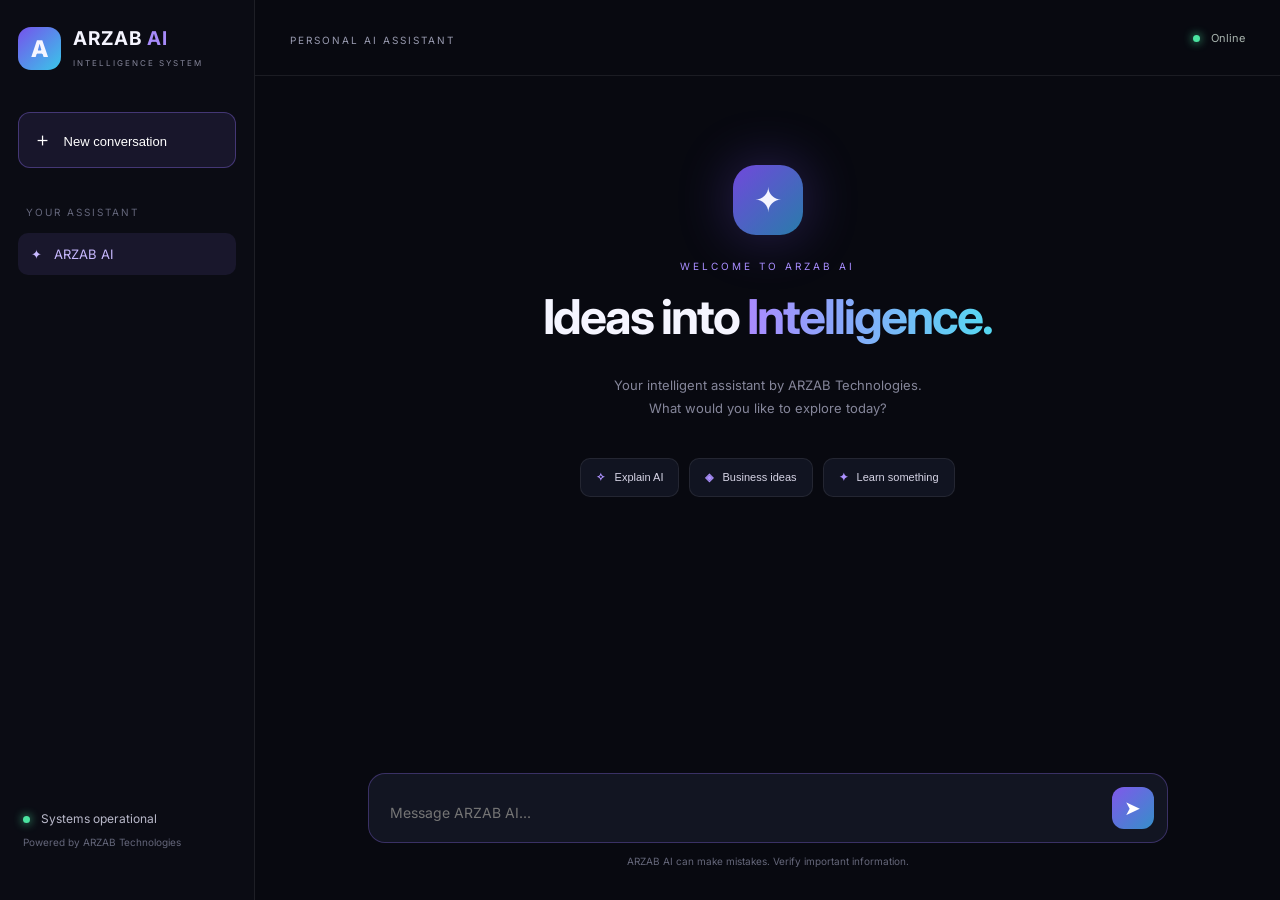
<file: templates/index.html>
<!DOCTYPE html>
<html lang="en">
<head>
    <meta charset="UTF-8">
    <meta name="viewport" content="width=device-width, initial-scale=1.0">
    <title>ARZAB AI | Ideas Into Innovation</title>
    <link rel="stylesheet" href="/static/style.css">
</head>
<body>

<div class="app">

    <aside class="sidebar">
        <div class="brand">
            <div class="brand-icon">A</div>
            <div>
                <h2>ARZAB<span> AI</span></h2>
                <small>INTELLIGENCE SYSTEM</small>
            </div>
        </div>

        <button class="new-chat" id="newChat">
            <span>＋</span> New conversation
        </button>

        <div class="side-label">YOUR ASSISTANT</div>
        <div class="side-item active">✦ &nbsp; ARZAB AI</div>

        <div class="sidebar-bottom">
            <div class="status-dot"></div>
            Systems operational
            <p>Powered by ARZAB Technologies</p>
        </div>
    </aside>

    <main class="main">
        <header class="topbar">
            <div>
                <span class="mobile-brand">ARZAB AI</span>
                <span class="top-label">PERSONAL AI ASSISTANT</span>
            </div>
            <div class="online"><span></span> Online</div>
        </header>

        <section class="chat-area" id="chatArea">

            <div class="welcome" id="welcome">
                <div class="orb">✦</div>
                <div class="eyebrow">WELCOME TO ARZAB AI</div>
                <h1>Ideas into <span>Intelligence.</span></h1>
                <p>Your intelligent assistant by ARZAB Technologies.<br>
                What would you like to explore today?</p>

                <div class="suggestions">
                    <button data-prompt="Explain artificial intelligence in simple words.">
                        <b>✧</b> Explain AI
                    </button>
                    <button data-prompt="Give me some creative business ideas.">
                        <b>◈</b> Business ideas
                    </button>
                    <button data-prompt="Help me learn something new today.">
                        <b>✦</b> Learn something
                    </button>
                </div>
            </div>

            <div id="messages" class="messages"></div>

        </section>

        <footer class="composer-area">
            <div class="composer">
                <textarea id="messageInput"
                    placeholder="Message ARZAB AI..."
                    rows="1"></textarea>
                <button id="sendButton" aria-label="Send message">➤</button>
            </div>
            <p class="disclaimer">
                ARZAB AI can make mistakes. Verify important information.
            </p>
        </footer>
    </main>

</div>

<script src="/static/script.js"></script>
</body>
</html>
</file>
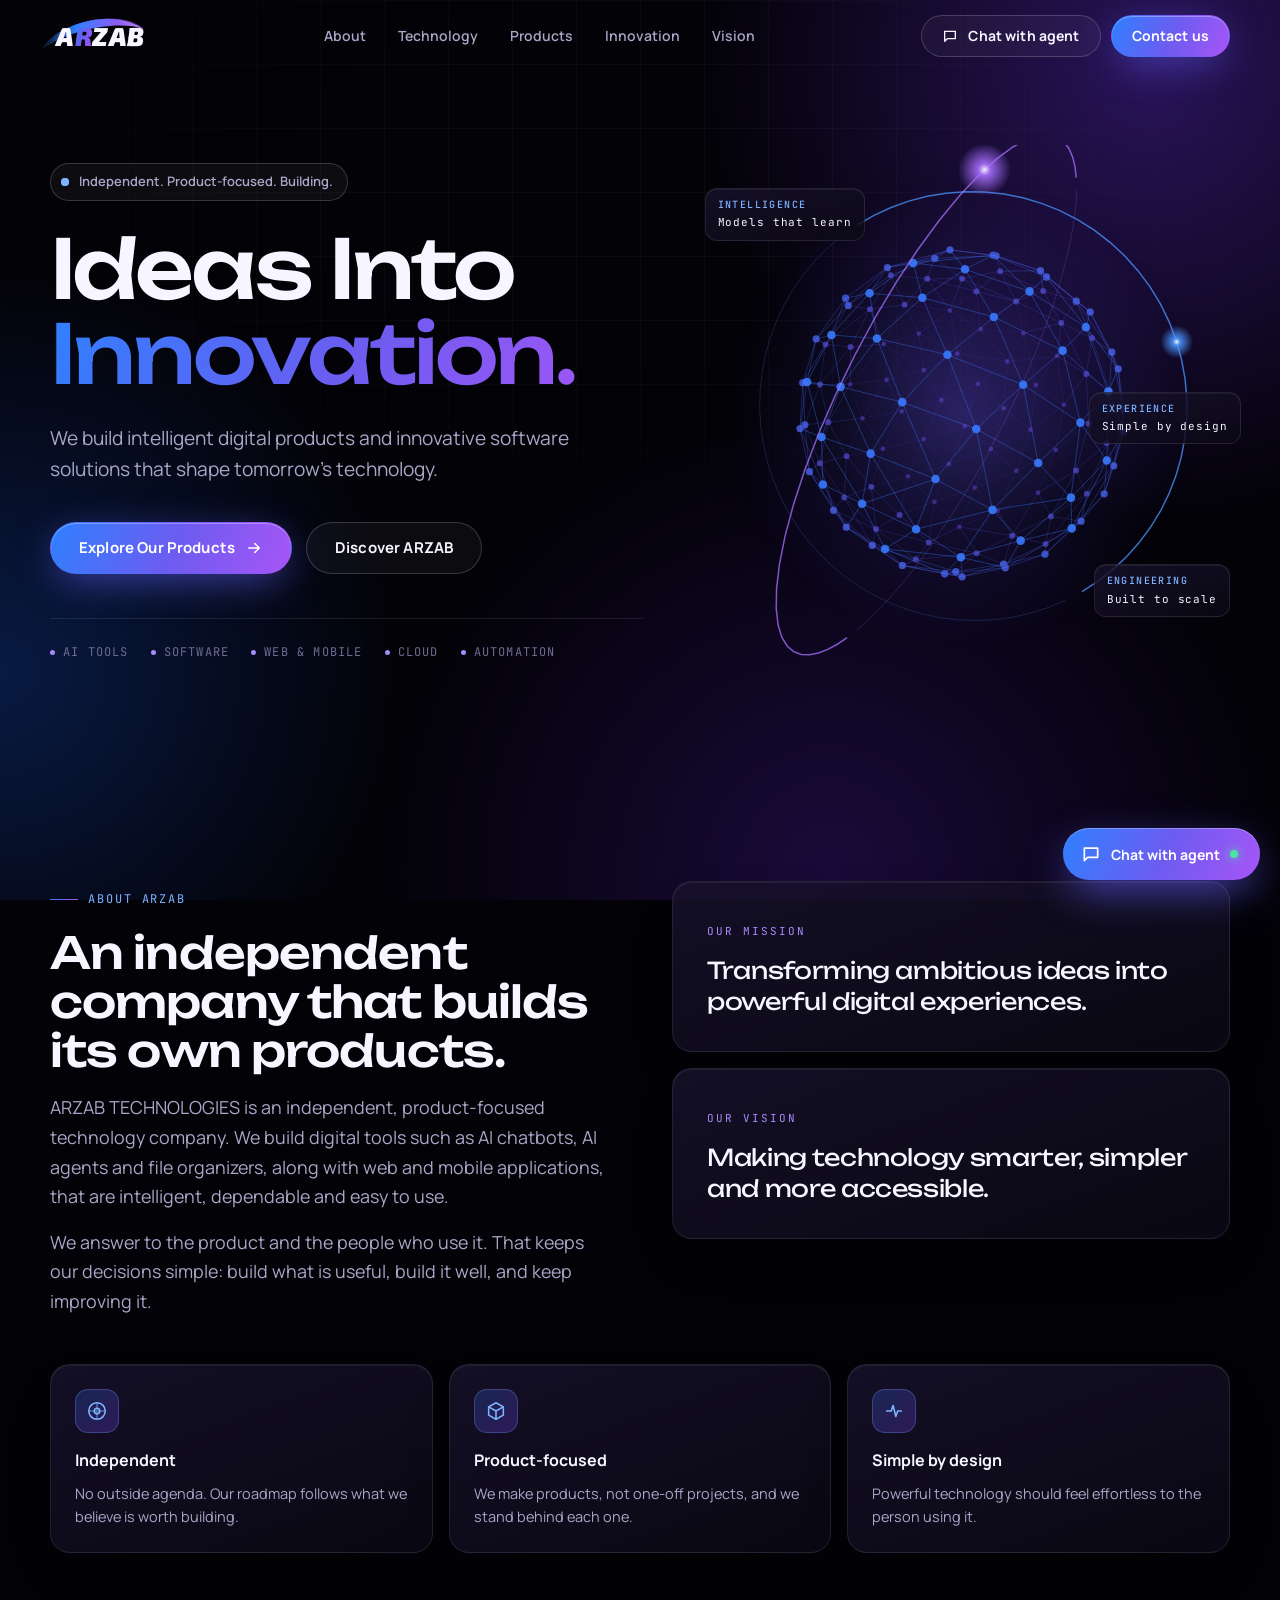
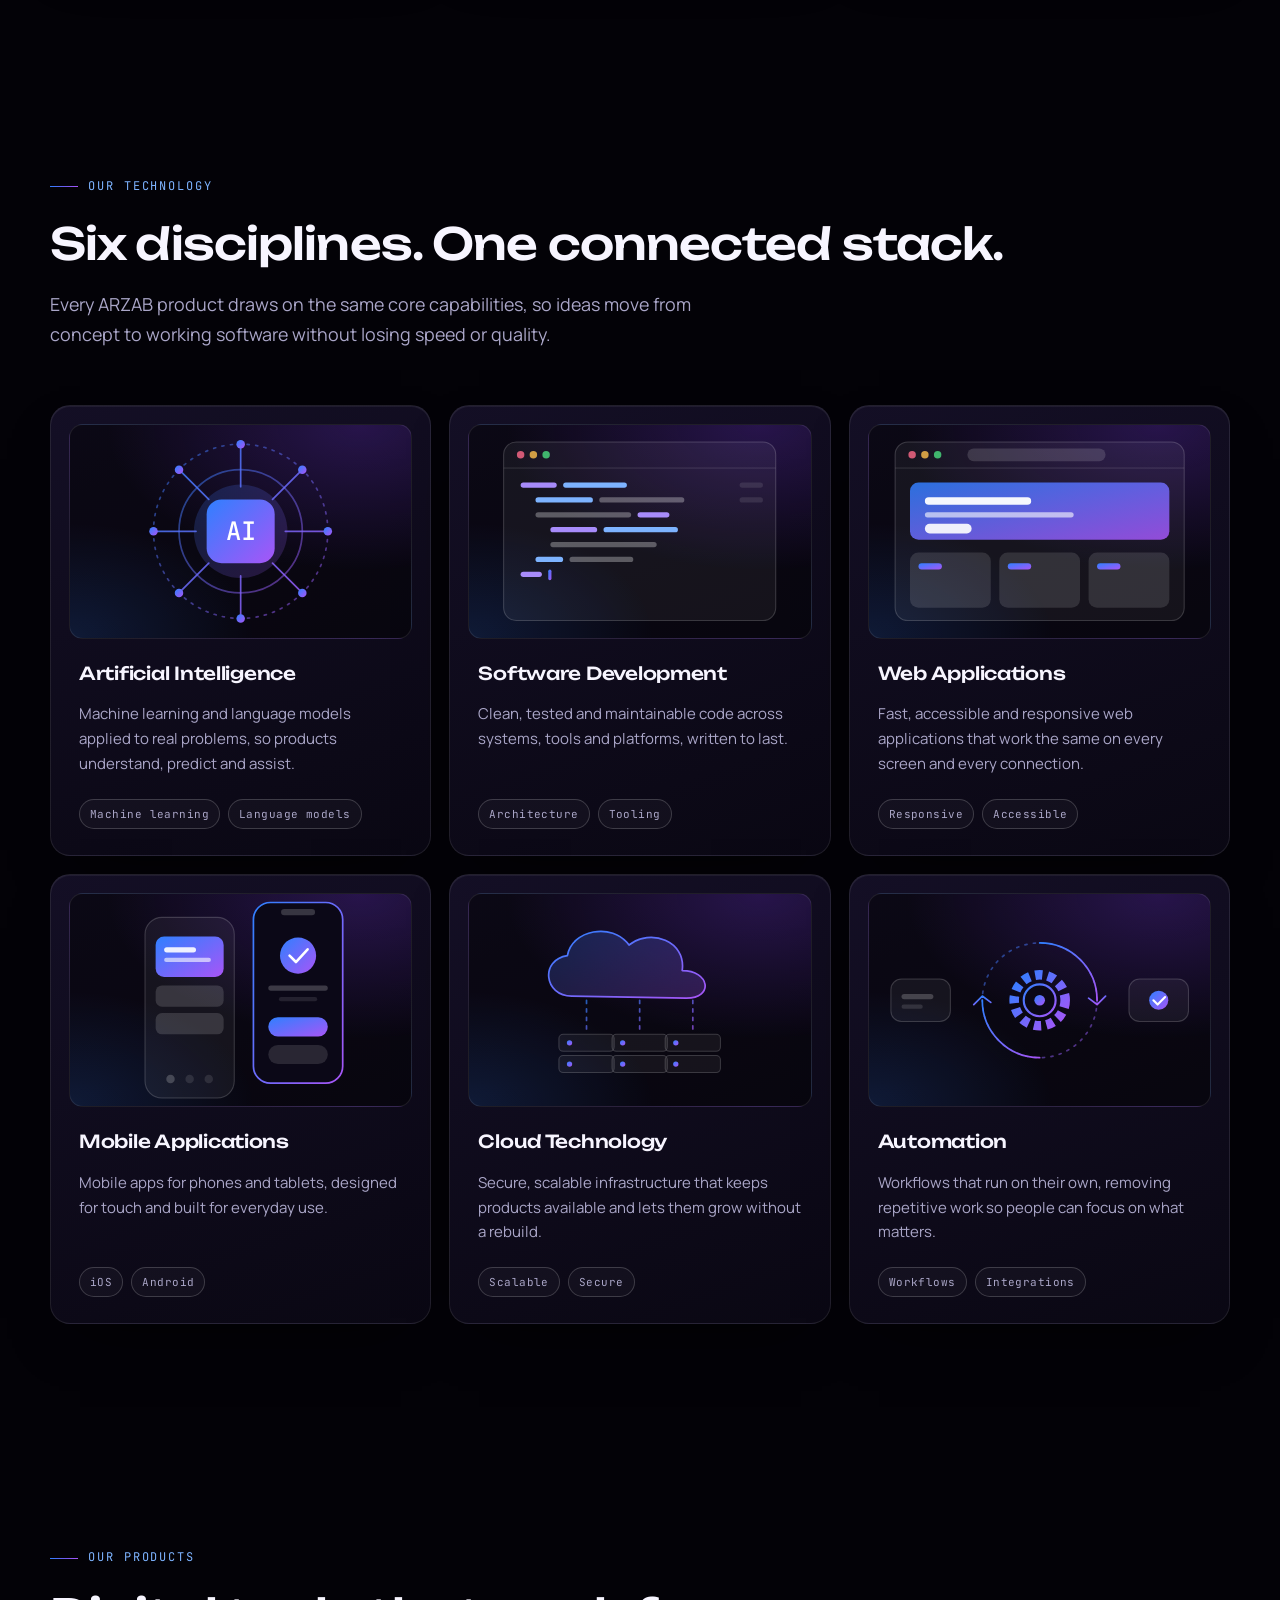
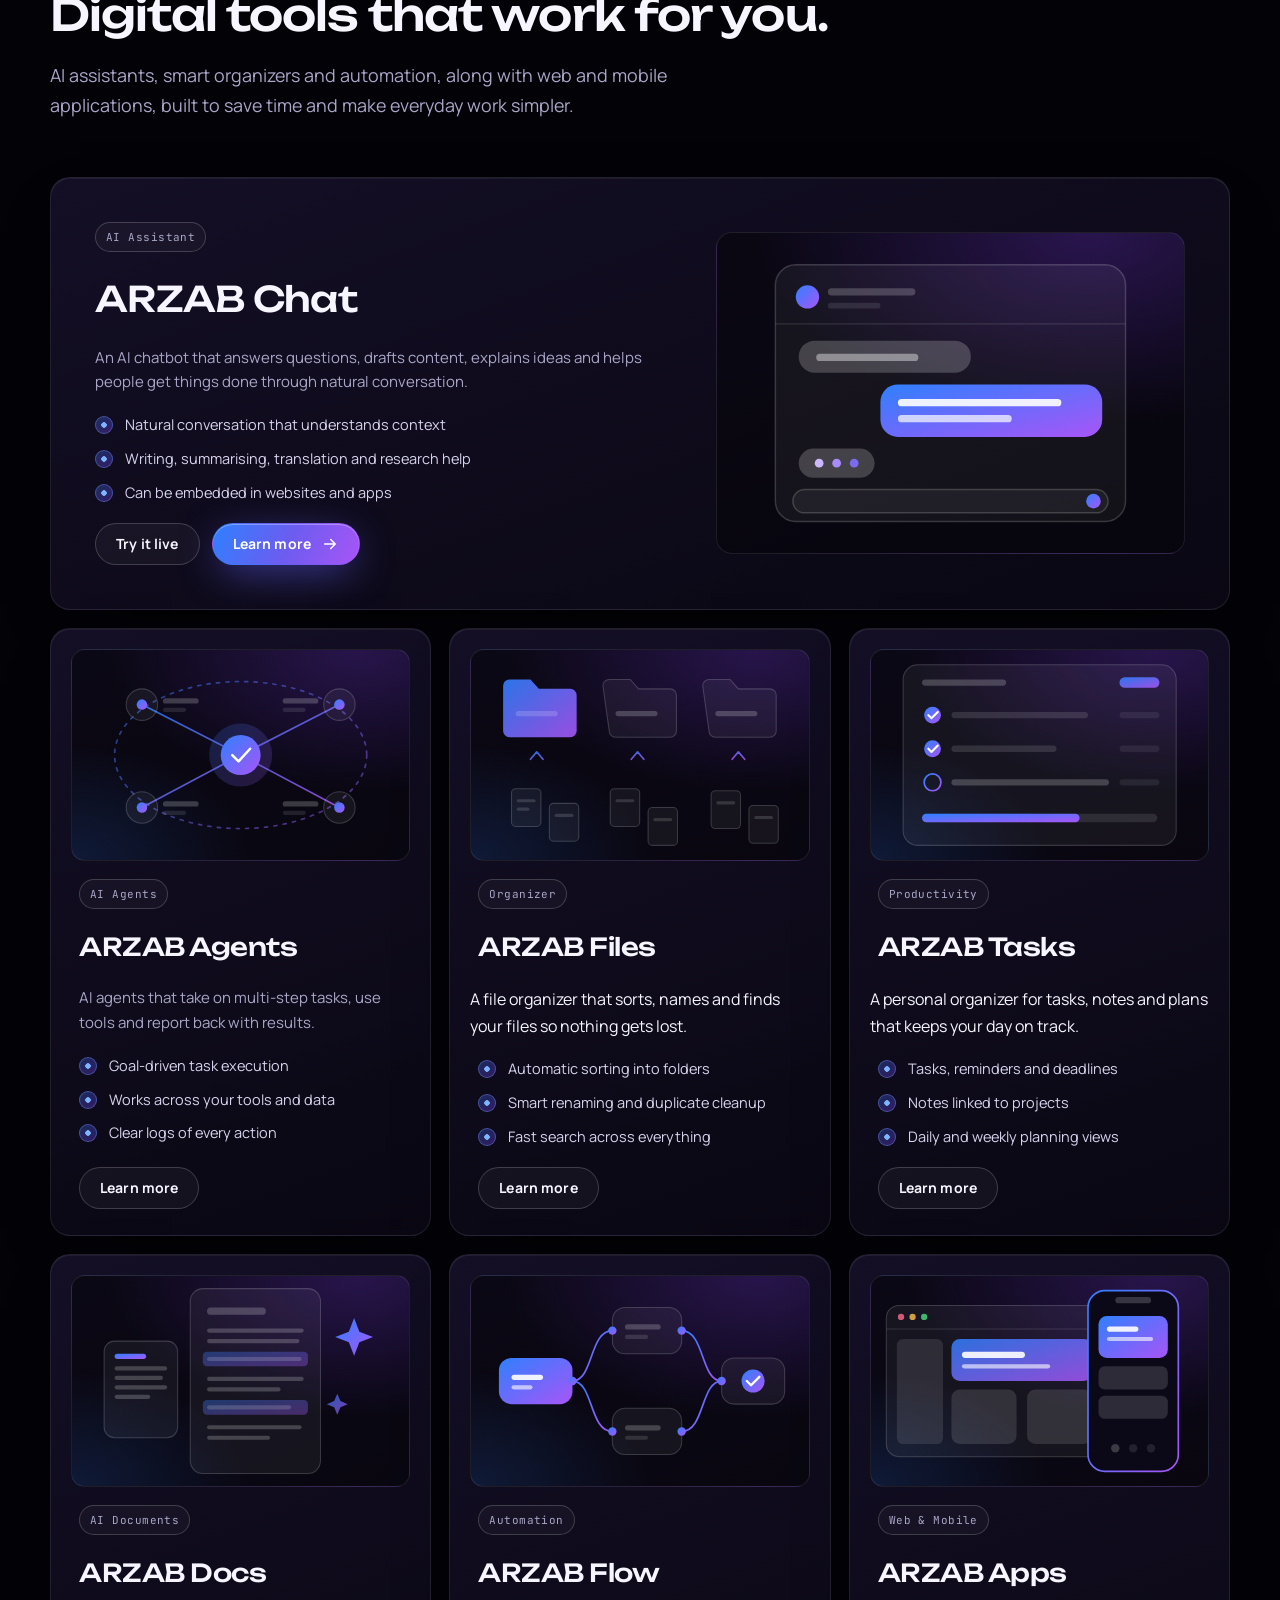
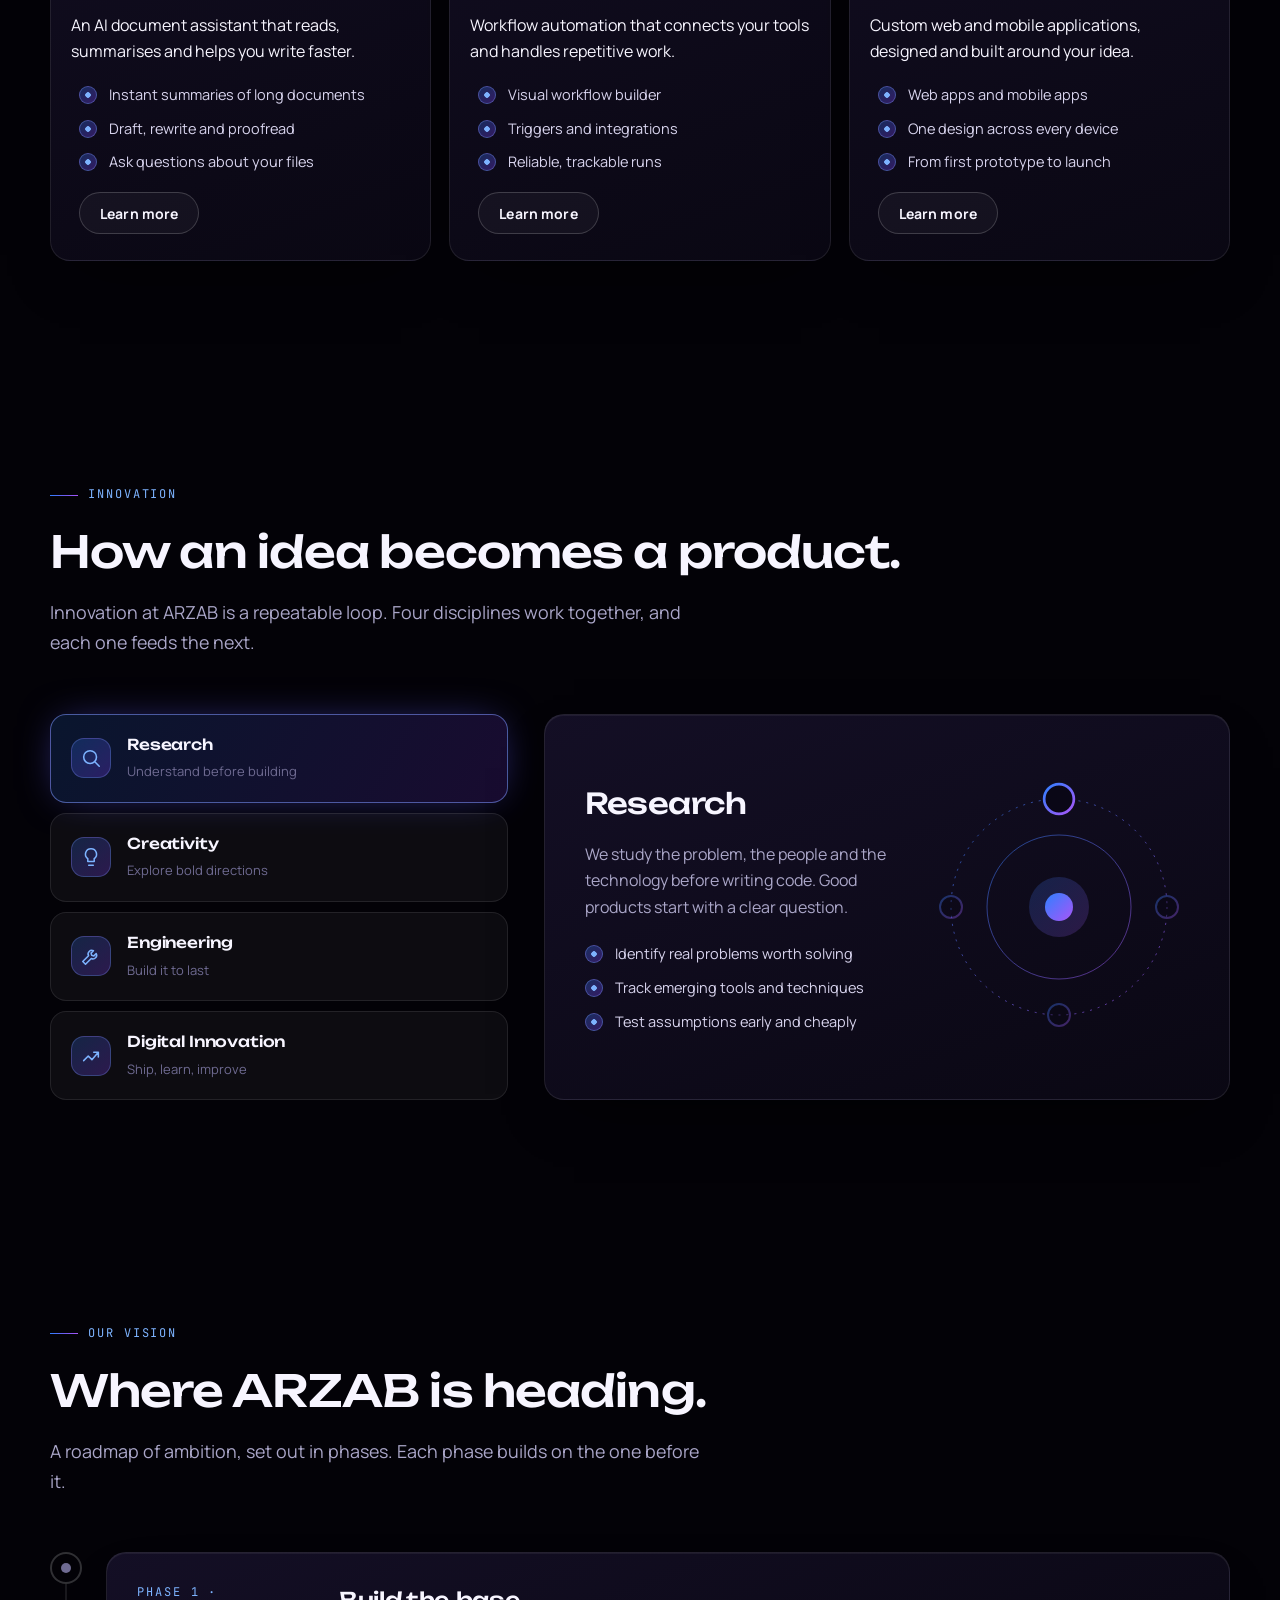
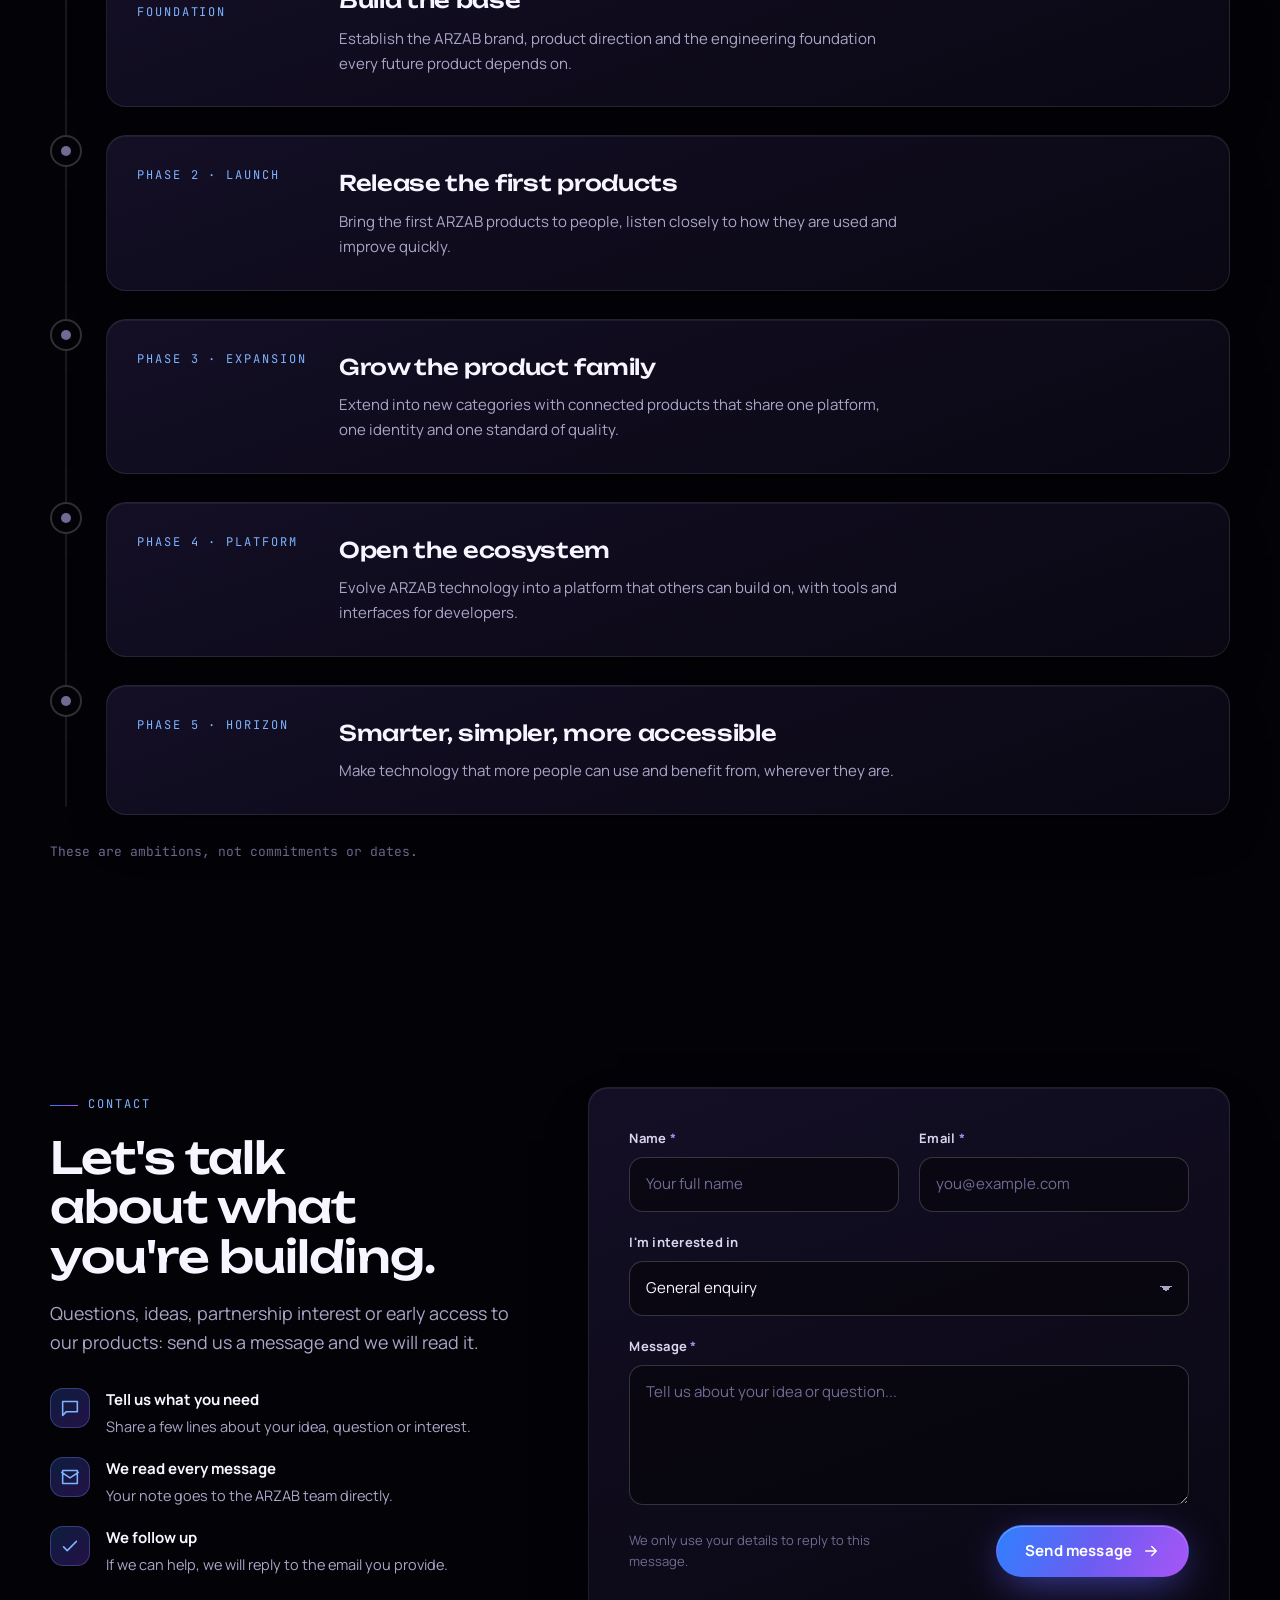
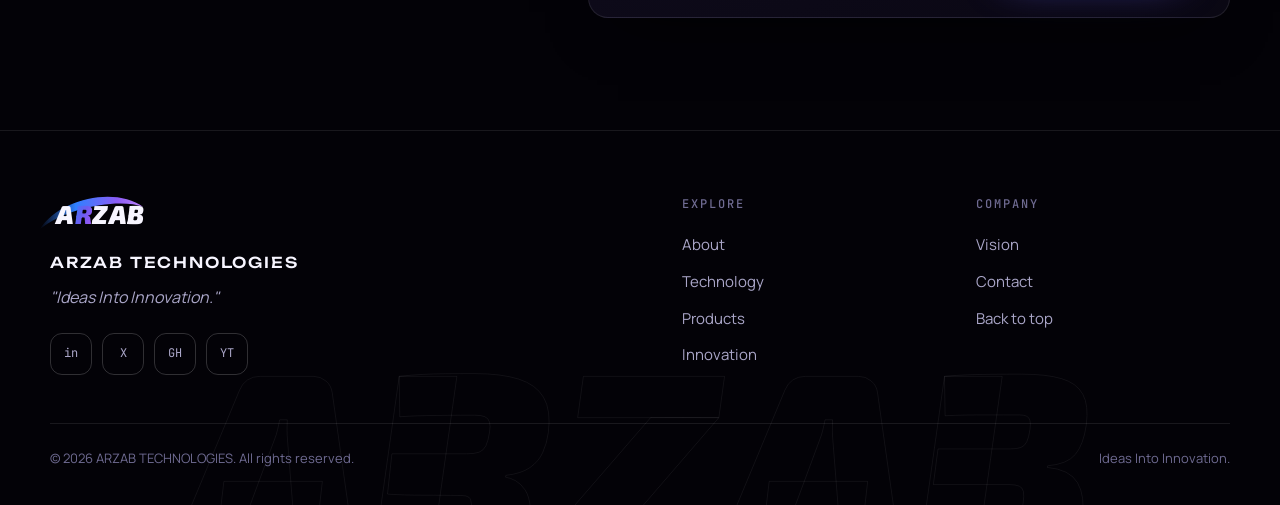
<file: templates/home.html>
<!doctype html><html><head><meta charset=utf8><meta name=viewport content="width=device-width,initial-scale=1,viewport-fit=cover"><style>:root{color-scheme:light;box-sizing:border-box;padding-top:env(safe-area-inset-top,0px);padding-bottom:env(safe-area-inset-bottom,0px)}html{scroll-padding-top:env(safe-area-inset-top,0px)}body{margin:0;padding:0;font:14px -apple-system,BlinkMacSystemFont,sans-serif;background:#fff;color:#000}img{max-width:100%}[hidden]:not([hidden=until-found i]){display:none!important}</style></head><body>
<title>ARZAB TECHNOLOGIES</title>
<meta name="claude:viewport-fit-sides" content="cover">
<meta name="description" content="ARZAB TECHNOLOGIES is an independent, product-focused technology company building intelligent digital products and innovative software. Ideas Into Innovation.">
<meta name="theme-color" content="#030207">
<meta property="og:title" content="ARZAB TECHNOLOGIES - Ideas Into Innovation.">
<meta property="og:description" content="Intelligent digital products and innovative software solutions that shape tomorrow's technology.">
<meta property="og:type" content="website">
<link rel="preconnect" href="https://fonts.googleapis.com">
<link rel="preconnect" href="https://fonts.gstatic.com" crossorigin>
<link rel="stylesheet" href="https://fonts.googleapis.com/css2?family=Exo+2:ital,wght@1,700;1,800;1,900&family=Manrope:wght@400;500;600;700&family=Unbounded:wght@400;500;600&family=JetBrains+Mono:wght@400;500&display=swap">
<script type="application/ld+json">{"@context":"https://schema.org","@type":"Organization","name":"ARZAB TECHNOLOGIES","slogan":"Ideas Into Innovation.","description":"Independent, product-focused technology company building intelligent digital products and software."}</script>

<style>
/* Layout concept: dark-first single-column flow with asymmetric two-column sections,
   a live orbital canvas in the hero, glass surfaces with cursor-lit edges, and one
   blue-to-violet gradient used only for emphasis. */
:root {
  --black: #030207;
  --ink: #09060f;
  --violet-deep: #1b0a45;
  --violet: #7c3aed;
  --violet-soft: #a78bfa;
  --blue: #2f80ff;
  --blue-soft: #7db3ff;
  --white: #f7f5ff;
  --muted: #aaa6c8;
  --faint: #6f6b92;
  --line: rgba(255,255,255,.09);
  --line-strong: rgba(255,255,255,.18);
  --glass: rgba(255,255,255,.045);
  --glass-2: rgba(255,255,255,.075);
  --grad: linear-gradient(115deg, #2f80ff 0%, #6d5cf0 52%, #a855f7 100%);
  --font-display: "Unbounded", "Segoe UI", system-ui, sans-serif;
  --font-brand: "Exo 2", "Segoe UI", system-ui, sans-serif;
  --font-body: "Manrope", "Segoe UI", system-ui, -apple-system, sans-serif;
  --font-mono: "JetBrains Mono", ui-monospace, "SFMono-Regular", Menlo, monospace;
  --gutter-l: max(20px, env(safe-area-inset-left, 0px));
  --gutter-r: max(20px, env(safe-area-inset-right, 0px));
  --maxw: 1180px;
  --radius: 20px;
  color-scheme: dark;
}
*, *::before, *::after { box-sizing: border-box; }
html { scroll-behavior: smooth; -webkit-text-size-adjust: 100%; }
body {
  margin: 0;
  background: var(--black);
  color: var(--white);
  font-family: var(--font-body);
  font-size: 16px;
  line-height: 1.65;
  overflow-x: hidden;
  -webkit-font-smoothing: antialiased;
}
body.menu-open { overflow: hidden; }
body::before { content: ""; position: fixed; inset: 0 0 auto; height: env(safe-area-inset-top, 0px); z-index: 60; background: var(--black); }
img, svg, canvas { max-width: 100%; }
a { color: inherit; text-decoration: none; }
button { font: inherit; color: inherit; }
h1, h2, h3, h4, p { margin: 0; }
h1, h2, h3 { text-wrap: balance; }
:focus-visible { outline: 2px solid var(--blue-soft); outline-offset: 3px; border-radius: 6px; }
.sr-only { position: absolute; width: 1px; height: 1px; overflow: hidden; clip: rect(0 0 0 0); white-space: nowrap; }
.skip { position: absolute; left: 12px; top: -60px; z-index: 100; background: var(--white); color: var(--black); padding: 10px 16px; border-radius: 10px; font-weight: 700; }
.skip:focus { top: calc(env(safe-area-inset-top, 0px) + 10px); }

/* ---------- ambient background ---------- */
.bg { position: fixed; inset: 0; z-index: -1; overflow: hidden; background: var(--black); }
.bg::before {
  content: ""; position: absolute; inset: 0;
  background-image:
    linear-gradient(rgba(255,255,255,.035) 1px, transparent 1px),
    linear-gradient(90deg, rgba(255,255,255,.035) 1px, transparent 1px);
  background-size: 64px 64px;
  mask-image: radial-gradient(ellipse 80% 60% at 50% 20%, #000 20%, transparent 75%);
  -webkit-mask-image: radial-gradient(ellipse 80% 60% at 50% 20%, #000 20%, transparent 75%);
}
.bg { contain: strict; transform: translateZ(0); }
.glow { position: absolute; border-radius: 50%; }
.glow.g1 { width: 900px; height: 900px; top: -380px; right: -320px; background: radial-gradient(closest-side, rgba(78,36,170,.5), transparent); }
.glow.g2 { width: 800px; height: 800px; top: 30%; left: -400px; background: radial-gradient(closest-side, rgba(16,60,150,.42), transparent); }
.glow.g3 { width: 900px; height: 900px; bottom: -420px; right: 0; background: radial-gradient(closest-side, rgba(60,24,140,.38), transparent); }

.progress { will-change: transform; position: fixed; z-index: 70; top: env(safe-area-inset-top, 0px); left: 0; height: 2px; width: 100%; transform-origin: 0 50%; transform: scaleX(0); background: var(--grad); }

/* ---------- layout helpers ---------- */
.wrap { width: 100%; max-width: calc(var(--maxw) + 40px); margin-inline: auto; padding-left: var(--gutter-l); padding-right: var(--gutter-r); }
section { position: relative; padding-block: clamp(64px, 9vw, 112px); scroll-margin-top: 64px; }
.eyebrow { display: inline-flex; align-items: center; gap: 10px; font-family: var(--font-mono); font-size: 12px; letter-spacing: .16em; text-transform: uppercase; color: var(--blue-soft); }
.eyebrow::before { content: ""; width: 28px; height: 1px; background: var(--grad); }
.h2 { font-family: var(--font-display); font-weight: 500; font-size: clamp(1.7rem, 3.6vw, 2.75rem); line-height: 1.12; letter-spacing: -.02em; margin-top: 18px; }
.lead { color: var(--muted); font-size: clamp(1rem, 1.4vw, 1.125rem); max-width: 60ch; margin-top: 18px; }
.grad-text { background: var(--grad); -webkit-background-clip: text; background-clip: text; color: transparent; -webkit-text-fill-color: transparent; }
.sec-head { display: grid; gap: 4px; margin-bottom: clamp(36px, 5vw, 56px); }

.glass {
  position: relative;
  background: linear-gradient(160deg, rgba(24,18,44,.82), rgba(12,9,22,.82));
  border: 1px solid var(--line);
  border-radius: var(--radius);
  box-shadow: 0 24px 60px -30px rgba(0,0,0,.9), inset 0 1px 0 rgba(255,255,255,.06);
}
/* cursor-lit edge and body */
.lit { --mx: 50%; --my: 0%; overflow: hidden; transition: transform .35s cubic-bezier(.2,.7,.2,1), border-color .3s; }
.lit::before {
  content: ""; position: absolute; inset: 0; pointer-events: none; opacity: 0; transition: opacity .35s;
  background: radial-gradient(420px circle at var(--mx) var(--my), rgba(110,120,255,.22), transparent 60%);
}
.lit::after {
  content: ""; position: absolute; inset: 0; pointer-events: none; opacity: 0; transition: opacity .35s; border-radius: inherit; padding: 1px;
  background: radial-gradient(260px circle at var(--mx) var(--my), rgba(125,179,255,.95), rgba(168,85,247,.5) 45%, transparent 70%);
  -webkit-mask: linear-gradient(#000 0 0) content-box, linear-gradient(#000 0 0); -webkit-mask-composite: xor;
  mask: linear-gradient(#000 0 0) content-box exclude, linear-gradient(#000 0 0);
}
.lit:hover { border-color: transparent; }
.lit:hover::before, .lit:hover::after { opacity: 1; }
.lit > * { position: relative; z-index: 1; }

.btn {
  display: inline-flex; align-items: center; justify-content: center; gap: 10px;
  min-height: 52px; padding: 0 28px; border-radius: 999px; border: 1px solid transparent; cursor: pointer;
  font-weight: 700; font-size: 15px; letter-spacing: .01em; position: relative; overflow: hidden;
  transition: transform .25s, box-shadow .25s, background .25s, border-color .25s;
}
.btn svg { width: 18px; height: 18px; transition: transform .25s; }
.btn:hover svg { transform: translateX(4px); }
.btn-primary { background: var(--grad); color: #fff; box-shadow: 0 10px 40px -8px rgba(94,92,240,.75), inset 0 1px 0 rgba(255,255,255,.3); }
.btn-primary:hover { transform: translateY(-2px); box-shadow: 0 16px 50px -8px rgba(110,100,255,.95), inset 0 1px 0 rgba(255,255,255,.35); }
.btn-ghost { background: rgba(255,255,255,.04); border-color: var(--line-strong); color: var(--white); }
.btn-ghost:hover { background: rgba(255,255,255,.09); border-color: rgba(255,255,255,.35); transform: translateY(-2px); }
.btn-sm { min-height: 42px; padding: 0 20px; font-size: 14px; }

.reveal { transition: opacity .8s cubic-bezier(.2,.7,.2,1), transform .8s cubic-bezier(.2,.7,.2,1); transition-delay: var(--d, 0s); }
.reveal.pre { opacity: 0; transform: translateY(24px); }

/* ---------- header ---------- */
.header { position: sticky; top: env(safe-area-inset-top, 0px); z-index: 50; transition: background .3s, border-color .3s; border-bottom: 1px solid transparent; }
.header.scrolled { background: rgba(3,2,7,.72); -webkit-backdrop-filter: blur(18px) saturate(150%); backdrop-filter: blur(18px) saturate(150%); border-bottom-color: var(--line); }
.nav { display: flex; align-items: center; justify-content: space-between; height: 72px; gap: 24px; }
.logo { position: relative; display: inline-block; padding: 6px 12px 6px 6px; }
.logo-word { position: relative; z-index: 1; font-family: var(--font-brand); font-style: italic; font-weight: 900; font-size: 26px; letter-spacing: .02em; line-height: 1; color: var(--white); display: block; }
.logo-word i { font-style: inherit; background: var(--grad); -webkit-background-clip: text; background-clip: text; color: transparent; -webkit-text-fill-color: transparent; }
.swoosh { position: absolute; inset: -4px -10px -8px -12px; width: calc(100% + 22px); height: calc(100% + 12px); overflow: visible; pointer-events: none; }
.nav-links { display: flex; align-items: center; gap: 4px; list-style: none; margin: 0; padding: 0; }
.nav-links a { display: block; padding: 8px 14px; border-radius: 999px; font-size: 14px; font-weight: 600; color: var(--muted); transition: color .2s, background .2s; }
.nav-links a:hover { color: var(--white); background: rgba(255,255,255,.06); }
.nav-links a.active { color: var(--white); background: rgba(255,255,255,.08); }
.nav-cta { display: inline-flex; }
.nav-actions { display: flex; align-items: center; gap: 10px; }
.nav-chat svg { width: 16px; height: 16px; }
.burger { display: none; width: 46px; height: 46px; border-radius: 14px; border: 1px solid var(--line-strong); background: var(--glass); cursor: pointer; align-items: center; justify-content: center; }
.burger span, .burger span::before, .burger span::after { display: block; width: 18px; height: 2px; background: var(--white); border-radius: 2px; transition: transform .3s, background .3s; position: relative; }
.burger span::before, .burger span::after { content: ""; position: absolute; left: 0; }
.burger span::before { top: -6px; } .burger span::after { top: 6px; }
.burger[aria-expanded="true"] span { background: transparent; }
.burger[aria-expanded="true"] span::before { transform: translateY(6px) rotate(45deg); }
.burger[aria-expanded="true"] span::after { transform: translateY(-6px) rotate(-45deg); }
.mobile-menu { display: none; }

/* ---------- hero ---------- */
.hero { padding-top: clamp(36px, 6vw, 72px); padding-bottom: clamp(48px, 7vw, 88px); }
.hero-grid { display: grid; grid-template-columns: minmax(0, 1.05fr) minmax(0, .95fr); gap: clamp(24px, 4vw, 56px); align-items: center; }
.badge { display: inline-flex; align-items: center; gap: 10px; padding: 7px 14px 7px 10px; border-radius: 999px; border: 1px solid var(--line-strong); background: var(--glass); font-size: 13px; color: var(--muted); font-weight: 600; }
.badge .dot { position: relative; width: 8px; height: 8px; border-radius: 50%; background: var(--blue-soft); }
.badge .dot::after { content: ""; position: absolute; inset: 0; border-radius: 50%; background: var(--blue-soft); animation: pulse 2.4s ease-out infinite; }
@keyframes pulse { to { transform: scale(3); opacity: 0; } }
.hero h1 { font-family: var(--font-display); font-weight: 500; font-size: clamp(2.5rem, 6.4vw, 5.1rem); line-height: 1.04; letter-spacing: -.035em; margin-top: 26px; }
.hero h1 .line { display: block; }
.hero .sub { color: var(--muted); font-size: clamp(1.02rem, 1.5vw, 1.2rem); max-width: 52ch; margin-top: 26px; }
.hero-actions { display: flex; flex-wrap: wrap; gap: 14px; margin-top: 36px; }
.hero-meta { display: flex; flex-wrap: wrap; gap: 8px 22px; margin-top: 44px; padding-top: 24px; border-top: 1px solid var(--line); font-family: var(--font-mono); font-size: 12px; letter-spacing: .1em; text-transform: uppercase; color: var(--faint); }
.hero-meta span { display: inline-flex; align-items: center; gap: 8px; }
.hero-meta span::before { content: ""; width: 5px; height: 5px; border-radius: 50%; background: var(--violet-soft); }
.orb-wrap { position: relative; aspect-ratio: 1 / 1; width: 100%; max-width: 560px; margin-inline: auto; }
.orb-wrap::before { content: ""; position: absolute; inset: 6%; border-radius: 50%; background: radial-gradient(closest-side, rgba(110,90,255,.34), rgba(80,70,220,.12) 55%, transparent); }
.orb-wrap canvas { position: absolute; inset: 0; width: 100%; height: 100%; display: block; }
.orb-tag { position: absolute; z-index: 2; padding: 8px 12px; border-radius: 12px; font-family: var(--font-mono); font-size: 11px; letter-spacing: .08em; color: var(--white); animation: float 7s ease-in-out infinite; }
.orb-tag b { display: block; font-weight: 500; color: var(--blue-soft); font-size: 10px; letter-spacing: .14em; text-transform: uppercase; }
.orb-tag.t1 { top: 8%; left: 2%; }
.orb-tag.t2 { bottom: 12%; right: 0; animation-delay: -3s; }
.orb-tag.t3 { top: 46%; right: -2%; animation-delay: -5s; }
@keyframes float { 50% { transform: translateY(-10px); } }

/* ---------- about ---------- */
.about-grid { display: grid; grid-template-columns: minmax(0, 1fr) minmax(0, 1fr); gap: clamp(28px, 5vw, 72px); align-items: start; }
.about-copy p + p { margin-top: 16px; }
.about-copy .lead { max-width: 58ch; }
.mv { display: grid; gap: 16px; }
.mv-card { padding: clamp(24px, 3vw, 34px); }
.mv-card .tag { font-family: var(--font-mono); font-size: 11px; letter-spacing: .18em; text-transform: uppercase; color: var(--violet-soft); }
.mv-card p { margin-top: 12px; font-family: var(--font-display); font-weight: 400; font-size: clamp(1.1rem, 1.9vw, 1.45rem); line-height: 1.35; letter-spacing: -.015em; }
.pillars { display: grid; grid-template-columns: repeat(3, minmax(0, 1fr)); gap: 16px; margin-top: clamp(28px, 4vw, 48px); }
.pillar { padding: 24px; }
.pillar h3 { font-size: 16px; font-weight: 700; margin-top: 14px; }
.pillar p { color: var(--muted); font-size: 14.5px; margin-top: 8px; line-height: 1.6; }
.ico { width: 44px; height: 44px; border-radius: 13px; display: grid; place-items: center; background: linear-gradient(140deg, rgba(47,128,255,.22), rgba(124,58,237,.28)); border: 1px solid rgba(125,150,255,.3); }
.ico svg { width: 22px; height: 22px; stroke: var(--blue-soft); fill: none; stroke-width: 1.7; stroke-linecap: round; stroke-linejoin: round; }


/* illustrations */
.a-panel { fill: rgba(255,255,255,.05); stroke: rgba(255,255,255,.18); stroke-width: 1; }
.a-line { fill: rgba(255,255,255,.2); }
.a-grad { fill: url(#ag); }
.a-stroke { fill: none; stroke: url(#ag); stroke-width: 1.6; stroke-linecap: round; stroke-linejoin: round; }
.art { aspect-ratio: 16 / 10; width: 100%; border-radius: 14px; border: 1px solid var(--line); overflow: hidden; background: radial-gradient(120% 110% at 85% 0%, rgba(124,58,237,.26), transparent 62%), radial-gradient(90% 90% at 0% 100%, rgba(47,128,255,.16), transparent 60%), rgba(0,0,0,.4); transition: border-color .3s; }
.art svg { width: 100%; height: 100%; display: block; transition: transform .6s cubic-bezier(.2,.7,.2,1); }
.lit:hover .art svg, .lit:hover .prod-art svg { transform: scale(1.05); }
.lit:hover .art, .lit:hover .prod-art { border-color: rgba(125,150,255,.45); }
.prod-art svg { transition: transform .6s cubic-bezier(.2,.7,.2,1); }

/* ---------- technology ---------- */
.tech-grid { display: grid; grid-template-columns: repeat(3, minmax(0, 1fr)); gap: 18px; }
.tech-card:hover { transform: translateY(-4px); }
.tech-card { padding: 18px 18px 26px; display: flex; flex-direction: column; gap: 14px; }
.tech-card .ico { width: 54px; height: 54px; border-radius: 16px; }
.tech-card .ico svg { width: 26px; height: 26px; }
.tech-card h3 { font-family: var(--font-display); font-weight: 500; font-size: 1.12rem; letter-spacing: -.015em; margin-top: 6px; padding-inline: 10px; }
.tech-card p, .tech-card .chips { padding-inline: 10px; }
.tech-card p { color: var(--muted); font-size: 15px; }
.chips { display: flex; flex-wrap: wrap; gap: 8px; margin-top: auto; padding-top: 8px; }
.chip { font-family: var(--font-mono); font-size: 11px; letter-spacing: .04em; padding: 5px 10px; border-radius: 999px; border: 1px solid var(--line-strong); color: var(--muted); background: rgba(255,255,255,.03); }
.tech-card .num { position: absolute; top: 24px; right: 26px; font-family: var(--font-mono); font-size: 11px; letter-spacing: .12em; color: var(--faint); }

/* ---------- products ---------- */
.prod-grid { display: grid; grid-template-columns: repeat(6, minmax(0, 1fr)); gap: 18px; }
.prod { padding: 20px 20px 26px; display: flex; flex-direction: column; gap: 18px; grid-column: span 2; }
.prod.feat { grid-column: span 6; display: grid; grid-template-columns: minmax(0, 1.1fr) minmax(0, .9fr); gap: clamp(20px, 4vw, 48px); padding: clamp(26px, 4vw, 44px); align-items: center; }
.prod-top { display: flex; align-items: center; justify-content: space-between; gap: 12px; flex-wrap: wrap; }
.pill { display: inline-flex; align-items: center; gap: 8px; padding: 5px 12px; border-radius: 999px; font-family: var(--font-mono); font-size: 11px; letter-spacing: .12em; text-transform: uppercase; color: #d9ccff; background: rgba(124,58,237,.18); border: 1px solid rgba(167,139,250,.4); }
.pill::before { content: ""; width: 6px; height: 6px; border-radius: 50%; background: var(--violet-soft); box-shadow: 0 0 10px var(--violet-soft); }
.prod h3 { font-family: var(--font-display); font-weight: 500; font-size: clamp(1.25rem, 2vw, 1.55rem); letter-spacing: -.02em; }
.prod.feat h3 { font-size: clamp(1.6rem, 3vw, 2.2rem); }
.prod > .prod-top, .prod > h3, .prod > .desc, .prod > .feat-list, .prod > .foot { margin-inline: 8px; }
.prod .desc { color: var(--muted); font-size: 15px; }
.feat-list { list-style: none; margin: 0; padding: 0; display: grid; gap: 10px; }
.feat-list li { display: flex; gap: 12px; align-items: flex-start; font-size: 14.5px; color: #d8d4ee; }
.feat-list li::before { content: ""; flex: none; width: 18px; height: 18px; margin-top: 3px; border-radius: 50%; background: radial-gradient(circle at 50% 50%, var(--blue-soft) 0 2.5px, transparent 3px), linear-gradient(140deg, rgba(47,128,255,.3), rgba(124,58,237,.35)); border: 1px solid rgba(125,150,255,.4); }
.prod .foot { margin-top: auto; display: flex; gap: 12px; align-items: center; flex-wrap: wrap; }
.prod-art { aspect-ratio: 16 / 11; width: 100%; border-radius: 16px; border: 1px solid var(--line); background: radial-gradient(120% 100% at 80% 0%, rgba(124,58,237,.28), transparent 60%), rgba(0,0,0,.35); overflow: hidden; }
.prod-art svg { width: 100%; height: 100%; display: block; }
.prod-note { margin-top: 22px; font-size: 13px; color: var(--faint); font-family: var(--font-mono); letter-spacing: .02em; }

/* ---------- innovation ---------- */
.inno { display: grid; grid-template-columns: minmax(0, .8fr) minmax(0, 1.2fr); gap: clamp(20px, 3vw, 36px); }
.inno-tabs { display: grid; gap: 10px; align-content: start; }
.inno-tab { text-align: left; display: flex; align-items: center; gap: 16px; padding: 18px 20px; border-radius: 16px; border: 1px solid var(--line); background: var(--glass); cursor: pointer; transition: border-color .25s, background .25s, transform .25s; }
.inno-tab:hover { background: var(--glass-2); transform: translateX(4px); }
.inno-tab .ico { width: 40px; height: 40px; flex: none; }
.inno-tab strong { display: block; font-family: var(--font-display); font-weight: 500; font-size: 15px; letter-spacing: -.01em; }
.inno-tab small { color: var(--faint); font-size: 13px; }
.inno-tab[aria-selected="true"] { border-color: rgba(125,150,255,.55); background: linear-gradient(120deg, rgba(47,128,255,.16), rgba(124,58,237,.18)); box-shadow: 0 0 40px -12px rgba(94,92,240,.6); }
.inno-panel { padding: clamp(24px, 3.5vw, 40px); display: grid; grid-template-columns: minmax(0, 1fr) minmax(0, 260px); gap: 28px; align-items: center; min-height: 380px; }
.inno-panel h3 { font-family: var(--font-display); font-weight: 500; font-size: clamp(1.3rem, 2.3vw, 1.8rem); letter-spacing: -.02em; }
.inno-panel p { color: var(--muted); margin-top: 14px; }
.inno-panel .feat-list { margin-top: 22px; }
.inno-panel .body[hidden] { display: none; }
.orbit-svg { width: 100%; height: auto; aspect-ratio: 1 / 1; }
.orbit-svg .node { transition: opacity .4s, transform .4s; opacity: .35; transform-box: fill-box; transform-origin: center; }
.orbit-svg .node.on { opacity: 1; transform: scale(1.35); }
.orbit-svg .ring-a { animation: spin 40s linear infinite; transform-origin: 130px 130px; }
.orbit-svg .ring-b { animation: spin 60s linear infinite reverse; transform-origin: 130px 130px; }
@keyframes spin { to { transform: rotate(360deg); } }

/* ---------- vision timeline ---------- */
.timeline { position: relative; display: grid; gap: clamp(18px, 3vw, 28px); padding-left: 0; }
.tl-line { position: absolute; left: 15px; top: 8px; bottom: 8px; width: 2px; background: var(--line); border-radius: 2px; }
.tl-fill { position: absolute; inset: 0; transform-origin: 50% 0; transform: scaleY(0); will-change: transform; background: var(--grad); border-radius: 2px; box-shadow: 0 0 18px rgba(110,100,255,.8); }
.tl-item { position: relative; display: grid; grid-template-columns: 32px minmax(0, 1fr); gap: 24px; }
.tl-dot { position: relative; z-index: 1; width: 32px; height: 32px; border-radius: 50%; background: var(--black); border: 2px solid var(--line-strong); display: grid; place-items: center; transition: border-color .4s, box-shadow .4s; }
.tl-dot::after { content: ""; width: 10px; height: 10px; border-radius: 50%; background: var(--faint); transition: background .4s; }
.tl-item.on .tl-dot { border-color: var(--blue-soft); box-shadow: 0 0 22px rgba(125,179,255,.55); }
.tl-item.on .tl-dot::after { background: var(--grad); }
.tl-card { padding: clamp(20px, 3vw, 30px); display: grid; grid-template-columns: 170px minmax(0, 1fr); gap: 8px 32px; align-items: start; }
.tl-phase { font-family: var(--font-mono); font-size: 12px; letter-spacing: .16em; text-transform: uppercase; color: var(--blue-soft); }
.tl-card h3 { font-family: var(--font-display); font-weight: 500; font-size: clamp(1.1rem, 1.8vw, 1.35rem); letter-spacing: -.015em; }
.tl-card p { color: var(--muted); font-size: 15px; margin-top: 8px; max-width: 62ch; }
.tl-note { margin-top: 26px; font-size: 13px; color: var(--faint); font-family: var(--font-mono); }

/* ---------- contact ---------- */
.contact-grid { display: grid; grid-template-columns: minmax(0, .85fr) minmax(0, 1.15fr); gap: clamp(28px, 5vw, 72px); align-items: start; }
.steps { list-style: none; margin: 30px 0 0; padding: 0; display: grid; gap: 18px; }
.steps li { display: flex; gap: 16px; align-items: flex-start; }
.steps .ico { flex: none; width: 40px; height: 40px; }
.steps strong { display: block; font-size: 15px; }
.steps span { color: var(--muted); font-size: 14.5px; }
.form { padding: clamp(24px, 3.5vw, 40px); display: grid; gap: 20px; }
.row { display: grid; grid-template-columns: repeat(2, minmax(0, 1fr)); gap: 20px; }
.field { display: grid; gap: 8px; min-width: 0; }
.field label { font-size: 13px; font-weight: 700; letter-spacing: .02em; color: #d8d4ee; }
.field label .req { color: var(--violet-soft); }
.field input, .field select, .field textarea {
  width: 100%; min-height: 52px; padding: 14px 16px; border-radius: 14px; border: 1px solid var(--line-strong);
  background: rgba(0,0,0,.4); color: var(--white); font: inherit; font-size: 15px; transition: border-color .2s, box-shadow .2s, background .2s;
}
.field textarea { min-height: 140px; resize: vertical; line-height: 1.55; }
.field select { appearance: none; -webkit-appearance: none; background-image: linear-gradient(45deg, transparent 50%, var(--muted) 50%), linear-gradient(135deg, var(--muted) 50%, transparent 50%); background-position: calc(100% - 22px) 50%, calc(100% - 16px) 50%; background-size: 6px 6px; background-repeat: no-repeat; padding-right: 40px; }
.field select option { background: #0d0a18; color: var(--white); }
.field input::placeholder, .field textarea::placeholder { color: var(--faint); }
.field input:hover, .field select:hover, .field textarea:hover { border-color: rgba(255,255,255,.3); }
.field input:focus, .field select:focus, .field textarea:focus { outline: none; border-color: var(--blue-soft); box-shadow: 0 0 0 4px rgba(47,128,255,.2); background: rgba(0,0,0,.55); }
.field .err { display: none; font-size: 13px; color: #ff9db4; }
.field.invalid input, .field.invalid textarea, .field.invalid select { border-color: #ff7a9c; }
.field.invalid .err { display: block; }
.form-foot { display: flex; align-items: center; justify-content: space-between; gap: 16px; flex-wrap: wrap; }
.form-foot small { color: var(--faint); font-size: 13px; max-width: 34ch; }
.status { display: none; padding: 18px 20px; border-radius: 16px; border: 1px solid rgba(125,179,255,.4); background: rgba(47,128,255,.1); gap: 12px; }
.status.show { display: grid; }
.status.error { border-color: rgba(255,122,156,.5); background: rgba(255,122,156,.08); }
.status strong { font-family: var(--font-display); font-weight: 500; font-size: 15px; }
.status p { color: var(--muted); font-size: 14.5px; }
.status .acts { display: flex; gap: 10px; flex-wrap: wrap; }

/* ---------- footer ---------- */
.footer { position: relative; border-top: 1px solid var(--line); padding-block: 64px 36px; overflow: hidden; }
.footer-grid { display: grid; grid-template-columns: minmax(0, 1.4fr) repeat(2, minmax(0, .6fr)); gap: 40px; }
.footer .brand-name { font-family: var(--font-display); font-weight: 500; font-size: 15px; letter-spacing: .12em; margin-top: 18px; }
.footer .tagline { color: var(--muted); margin-top: 8px; font-style: italic; }
.footer h4 { font-family: var(--font-mono); font-size: 12px; font-weight: 500; letter-spacing: .16em; text-transform: uppercase; color: var(--faint); margin-bottom: 16px; }
.footer ul { list-style: none; margin: 0; padding: 0; display: grid; gap: 10px; }
.footer ul a { color: var(--muted); font-size: 15px; transition: color .2s; }
.footer ul a:hover { color: var(--white); }
.socials { display: flex; gap: 10px; flex-wrap: wrap; margin-top: 22px; }
.socials a { width: 42px; height: 42px; border-radius: 12px; border: 1px solid var(--line-strong); display: grid; place-items: center; color: var(--muted); font-family: var(--font-mono); font-size: 12px; transition: border-color .2s, color .2s, background .2s, transform .2s; }
.socials a:hover { color: var(--white); border-color: var(--blue-soft); background: rgba(47,128,255,.12); transform: translateY(-2px); }
.copyright { margin-top: 48px; padding-top: 24px; border-top: 1px solid var(--line); display: flex; justify-content: space-between; gap: 12px; flex-wrap: wrap; font-size: 13px; color: var(--faint); }
.mega { position: absolute; left: 50%; bottom: -0.32em; transform: translateX(-50%); font-family: var(--font-brand); font-style: italic; font-weight: 900; font-size: clamp(5rem, 22vw, 17rem); line-height: 1; letter-spacing: .02em; color: transparent; -webkit-text-stroke: 1px rgba(255,255,255,.06); white-space: nowrap; pointer-events: none; user-select: none; }

.toast { position: fixed; left: 50%; bottom: calc(24px + env(safe-area-inset-bottom, 0px)); transform: translate(-50%, 20px); opacity: 0; z-index: 90; padding: 12px 20px; border-radius: 999px; background: #151026; border: 1px solid var(--line-strong); font-size: 14px; pointer-events: none; transition: opacity .3s, transform .3s; max-width: calc(100% - 32px); text-align: center; }
.toast.show { opacity: 1; transform: translate(-50%, 0); }

/* ---------- responsive ---------- */
@media (max-width: 1020px) {
  .nav-links, .nav-actions .btn { display: none; }
  .burger { display: inline-flex; }
  .mobile-menu { display: block; position: fixed; inset: 0; z-index: 45; padding: calc(env(safe-area-inset-top, 0px) + 92px) var(--gutter-r) calc(32px + env(safe-area-inset-bottom, 0px)) var(--gutter-l); background: rgba(3,2,7,.985); opacity: 0; visibility: hidden; transform: translateY(-12px); transition: opacity .3s, transform .3s, visibility .3s; overflow-y: auto; }
  .mobile-menu.open { opacity: 1; visibility: visible; transform: none; }
  .mobile-menu ul { list-style: none; margin: 0; padding: 0; display: grid; gap: 4px; }
  .mobile-menu li a { display: flex; justify-content: space-between; align-items: center; padding: 18px 4px; border-bottom: 1px solid var(--line); font-family: var(--font-display); font-weight: 500; font-size: 1.35rem; letter-spacing: -.02em; }
  .mobile-menu li a span { font-family: var(--font-mono); font-size: 12px; color: var(--faint); }
  .mobile-menu .btn { width: 100%; margin-top: 28px; }
  .header { z-index: 55; }
  .hero-grid, .about-grid, .contact-grid { grid-template-columns: minmax(0, 1fr); }
  .orb-wrap { max-width: 480px; }
  .tech-grid { grid-template-columns: repeat(2, minmax(0, 1fr)); }
  .prod { grid-column: span 3; }
  .prod.feat { grid-column: span 6; }
  .inno { grid-template-columns: minmax(0, 1fr); }
  .inno-tabs { grid-template-columns: repeat(2, minmax(0, 1fr)); }
}
@media (max-width: 720px) {
  .pillars { grid-template-columns: minmax(0, 1fr); }
  .tech-grid { grid-template-columns: minmax(0, 1fr); }
  
  .prod, .prod.feat { grid-column: span 6; }
  .prod.feat { grid-template-columns: minmax(0, 1fr); }
  .inno-tabs { grid-template-columns: minmax(0, 1fr); }
  .inno-panel { grid-template-columns: minmax(0, 1fr); min-height: 0; }
  .orbit-svg { max-width: 220px; margin-inline: auto; }
  .tl-card { grid-template-columns: minmax(0, 1fr); }
  .tl-item { gap: 16px; }
  .row { grid-template-columns: minmax(0, 1fr); }
  .footer-grid { grid-template-columns: minmax(0, 1fr) minmax(0, 1fr); }
  .footer-grid > :first-child { grid-column: 1 / -1; }
  .orb-tag { font-size: 10px; padding: 6px 10px; }
  .hero-actions .btn { flex: 1 1 100%; }
  .form-foot .btn { width: 100%; }
}

/* ---------- chat with agent (ARZAB assistant widget) ---------- */
.ac-launch { position: fixed; right: max(20px, env(safe-area-inset-right, 0px)); bottom: calc(20px + env(safe-area-inset-bottom, 0px)); z-index: 80; display: inline-flex; align-items: center; gap: 10px; min-height: 52px; padding: 0 22px 0 18px; border: 0; border-radius: 999px; cursor: pointer; font: 700 14px var(--font-body); color: #fff; background: var(--grad); box-shadow: 0 14px 44px -8px rgba(94,92,240,.85), inset 0 1px 0 rgba(255,255,255,.3); transition: transform .25s, box-shadow .25s, opacity .25s; }
.ac-launch:hover { transform: translateY(-2px); }
.ac-launch svg { width: 20px; height: 20px; }
.ac-launch .ac-dot { width: 8px; height: 8px; border-radius: 50%; background: #4be3a0; box-shadow: 0 0 10px #4be3a0; }
.ac-launch.hide { opacity: 0; visibility: hidden; transform: translateY(10px); }
.ac-panel { position: fixed; right: max(20px, env(safe-area-inset-right, 0px)); bottom: calc(20px + env(safe-area-inset-bottom, 0px)); z-index: 85; width: min(410px, calc(100vw - 32px)); height: min(620px, calc(100dvh - 40px)); display: flex; flex-direction: column; overflow: hidden; border-radius: 22px; background: rgba(9,6,15,.96); -webkit-backdrop-filter: blur(22px); backdrop-filter: blur(22px); border: 1px solid var(--line-strong); box-shadow: 0 30px 90px -20px rgba(0,0,0,.9), 0 0 0 1px rgba(124,58,237,.12); opacity: 0; visibility: hidden; transform: translateY(18px) scale(.98); transform-origin: bottom right; transition: opacity .28s, transform .28s, visibility .28s; }
.ac-panel.open { opacity: 1; visibility: visible; transform: none; }
.ac-head { display: flex; align-items: center; gap: 12px; padding: 14px 14px 14px 16px; border-bottom: 1px solid var(--line); background: linear-gradient(180deg, rgba(124,58,237,.14), transparent); }
.ac-avatar { flex: none; width: 38px; height: 38px; border-radius: 12px; display: grid; place-items: center; font: italic 900 17px var(--font-brand); color: #fff; background: var(--grad); }
.ac-title { flex: 1; min-width: 0; }
.ac-title strong { display: block; font: 700 15px var(--font-body); color: var(--white); }
.ac-title span { display: flex; align-items: center; gap: 6px; font-size: 12px; color: var(--muted); }
.ac-title span::before { content: ""; width: 7px; height: 7px; border-radius: 50%; background: #4be3a0; box-shadow: 0 0 8px #4be3a0; }
.ac-icon { flex: none; width: 36px; height: 36px; display: grid; place-items: center; border-radius: 11px; border: 1px solid var(--line); background: var(--glass); color: var(--muted); cursor: pointer; transition: color .2s, background .2s; }
.ac-icon:hover { color: var(--white); background: var(--glass-2); }
.ac-icon svg { width: 16px; height: 16px; }
.ac-body { flex: 1; overflow-y: auto; padding: 18px 16px; display: flex; flex-direction: column; gap: 14px; scroll-behavior: smooth; overscroll-behavior: contain; }
.ac-msg { display: flex; gap: 10px; align-items: flex-start; max-width: 100%; }
.ac-msg .ac-avatar { width: 28px; height: 28px; border-radius: 9px; font-size: 12px; }
.ac-msg.user { flex-direction: row-reverse; }
.ac-bubble { max-width: calc(100% - 42px); padding: 10px 14px; border-radius: 16px; font-size: 14px; line-height: 1.6; white-space: pre-wrap; overflow-wrap: anywhere; color: var(--white); background: var(--glass-2); border: 1px solid var(--line); border-top-left-radius: 6px; }
.ac-msg.user .ac-bubble { background: var(--grad); border-color: transparent; border-top-left-radius: 16px; border-top-right-radius: 6px; }
.ac-msg.err .ac-bubble { border-color: rgba(255,120,120,.4); color: #ffc9c9; }
.ac-typing { display: inline-flex; gap: 5px; padding: 4px 2px; }
.ac-typing i { width: 7px; height: 7px; border-radius: 50%; background: var(--violet-soft); animation: acb 1.1s infinite ease-in-out; }
.ac-typing i:nth-child(2) { animation-delay: .15s; } .ac-typing i:nth-child(3) { animation-delay: .3s; }
@keyframes acb { 0%, 80%, 100% { transform: translateY(0); opacity: .4; } 40% { transform: translateY(-5px); opacity: 1; } }
.ac-chips { display: flex; flex-wrap: wrap; gap: 8px; padding-left: 38px; }
.ac-chips button { font: 600 12.5px var(--font-body); color: var(--white); padding: 8px 13px; border-radius: 999px; cursor: pointer; background: var(--glass); border: 1px solid var(--line-strong); transition: background .2s, border-color .2s; }
.ac-chips button:hover { background: var(--glass-2); border-color: var(--violet-soft); }
.ac-foot { padding: 12px 14px calc(12px + env(safe-area-inset-bottom, 0px)); border-top: 1px solid var(--line); }
.ac-form { display: flex; align-items: flex-end; gap: 10px; padding: 8px 8px 8px 14px; border-radius: 16px; background: var(--glass); border: 1px solid var(--line-strong); transition: border-color .2s; }
.ac-form:focus-within { border-color: var(--violet-soft); }
.ac-form textarea { flex: 1; resize: none; max-height: 110px; min-height: 24px; padding: 6px 0; border: 0; outline: 0; background: transparent; color: var(--white); font: 500 14px/1.5 var(--font-body); }
.ac-form textarea::placeholder { color: var(--faint); }
.ac-send { flex: none; width: 38px; height: 38px; border: 0; border-radius: 12px; display: grid; place-items: center; cursor: pointer; color: #fff; background: var(--grad); transition: opacity .2s, transform .2s; }
.ac-send:hover { transform: translateY(-1px); }
.ac-send:disabled { opacity: .45; cursor: not-allowed; transform: none; }
.ac-send svg { width: 18px; height: 18px; }
.ac-note { margin: 8px 0 0; text-align: center; font-size: 11px; color: var(--faint); }
@media (max-width: 720px) {
  .ac-launch { padding: 0 18px 0 16px; }
  .ac-panel { right: 0; bottom: 0; left: 0; width: 100%; height: 100dvh; border-radius: 0; border: 0; padding-top: env(safe-area-inset-top, 0px); }
}
@media (prefers-reduced-motion: reduce) { .ac-typing i { animation: none; opacity: .8; } }
@media (prefers-reduced-motion: reduce) {
  html { scroll-behavior: auto; }
  *, *::before, *::after { animation: none !important; transition-duration: .01ms !important; }
  .reveal.pre { opacity: 1; transform: none; }
}
</style>

<div class="bg" aria-hidden="true"><div class="glow g1"></div><div class="glow g2"></div><div class="glow g3"></div></div>
<div class="progress" id="progress" aria-hidden="true"></div>
<a class="skip" href="#main">Skip to content</a>

<svg width="0" height="0" style="position:absolute" aria-hidden="true" focusable="false">
  <defs>
    <linearGradient id="sw" x1="0" y1="0" x2="1" y2="0">
      <stop offset="0" stop-color="#2f80ff" stop-opacity="0"/>
      <stop offset=".35" stop-color="#2f80ff"/>
      <stop offset=".75" stop-color="#8b5cf6"/>
      <stop offset="1" stop-color="#c084fc"/>
    </linearGradient>
  </defs>
</svg>

<svg width="0" height="0" style="position:absolute" aria-hidden="true" focusable="false">
  <defs>
    <linearGradient id="ag" x1="0" y1="0" x2="1" y2="1"><stop offset="0" stop-color="#2f80ff"/><stop offset="1" stop-color="#a855f7"/></linearGradient>

    <symbol id="art-chat" viewBox="0 0 320 200">
      <rect class="a-panel" x="40" y="12" width="240" height="176" rx="14"/>
      <circle class="a-grad" cx="62" cy="34" r="8"/>
      <rect class="a-line" x="76" y="28" width="60" height="5" rx="2.5"/><rect class="a-line" x="76" y="38" width="36" height="4" rx="2" opacity=".5"/>
      <rect class="a-line" x="40" y="52" width="240" height="1" opacity=".5"/>
      <rect class="a-line" x="56" y="64" width="118" height="22" rx="11"/><rect x="68" y="73" width="70" height="5" rx="2.5" fill="#fff" opacity=".4"/>
      <rect class="a-grad" x="112" y="94" width="152" height="36" rx="12"/>
      <rect x="124" y="104" width="112" height="5" rx="2.5" fill="#fff" opacity=".9"/><rect x="124" y="115" width="78" height="5" rx="2.5" fill="#fff" opacity=".7"/>
      <rect class="a-line" x="56" y="138" width="52" height="20" rx="10"/>
      <circle cx="70" cy="148" r="3" fill="#cbb8ff"/><circle cx="82" cy="148" r="3" fill="#a78bfa"/><circle cx="94" cy="148" r="3" fill="#7c6bf0"/>
      <rect class="a-panel" x="52" y="166" width="216" height="16" rx="8"/><circle class="a-grad" cx="258" cy="174" r="5"/>
    </symbol>

    <symbol id="art-agents" viewBox="0 0 320 200">
      <ellipse class="a-stroke" cx="160" cy="100" rx="120" ry="70" stroke-dasharray="3 6" opacity=".5"/>
      <g class="a-stroke" opacity=".8"><path d="M160 100L66 52M160 100L254 52M160 100L66 150M160 100L254 150"/></g>
      <circle cx="160" cy="100" r="30" class="a-grad" opacity=".2"/>
      <circle cx="160" cy="100" r="19" class="a-grad"/><path d="M152 100l6 6 11-12" fill="none" stroke="#fff" stroke-width="2.4" stroke-linecap="round" stroke-linejoin="round"/>
      <g class="a-panel"><circle cx="66" cy="52" r="15"/><circle cx="254" cy="52" r="15"/><circle cx="66" cy="150" r="15"/><circle cx="254" cy="150" r="15"/></g>
      <g class="a-grad"><circle cx="66" cy="52" r="5"/><circle cx="254" cy="52" r="5"/><circle cx="66" cy="150" r="5"/><circle cx="254" cy="150" r="5"/></g>
      <g class="a-line"><rect x="86" y="46" width="34" height="5" rx="2.5"/><rect x="86" y="55" width="22" height="4" rx="2" opacity=".5"/><rect x="200" y="46" width="34" height="5" rx="2.5"/><rect x="200" y="55" width="22" height="4" rx="2" opacity=".5"/><rect x="86" y="144" width="34" height="5" rx="2.5"/><rect x="86" y="153" width="22" height="4" rx="2" opacity=".5"/><rect x="200" y="144" width="34" height="5" rx="2.5"/><rect x="200" y="153" width="22" height="4" rx="2" opacity=".5"/></g>
    </symbol>

    <symbol id="art-files" viewBox="0 0 320 200">
      <g>
        <path class="a-grad" d="M30 34a6 6 0 016-6h20l8 9h30a6 6 0 016 6v34a6 6 0 01-6 6H36a6 6 0 01-6-6z" opacity=".9"/>
        <path class="a-panel" d="M125 34a6 6 0 016-6h20l8 9h30a6 6 0 016 6v34a6 6 0 01-6 6h-52a6 6 0 01-6-6z"/>
        <path class="a-panel" d="M220 34a6 6 0 016-6h20l8 9h30a6 6 0 016 6v34a6 6 0 01-6 6h-52a6 6 0 01-6-6z"/>
        <rect class="a-line" x="42" y="58" width="40" height="5" rx="2.5" fill="#fff" opacity=".8"/>
        <rect class="a-line" x="137" y="58" width="40" height="5" rx="2.5"/><rect class="a-line" x="232" y="58" width="40" height="5" rx="2.5"/>
      </g>
      <g class="a-stroke" opacity=".85"><path d="M62 128C62 112 62 106 62 98"/><path d="M158 128C158 112 158 106 158 98"/><path d="M254 128C254 112 254 106 254 98"/><path d="M56 104l6-7 6 7M152 104l6-7 6 7M248 104l6-7 6 7"/></g>
      <g class="a-panel"><rect x="38" y="132" width="28" height="36" rx="4"/><rect x="74" y="146" width="28" height="36" rx="4"/><rect x="132" y="132" width="28" height="36" rx="4"/><rect x="168" y="150" width="28" height="36" rx="4"/><rect x="228" y="134" width="28" height="36" rx="4"/><rect x="264" y="148" width="28" height="36" rx="4"/></g>
      <g class="a-line" opacity=".7"><rect x="43" y="142" width="18" height="3" rx="1.5"/><rect x="43" y="150" width="12" height="3" rx="1.5"/><rect x="137" y="142" width="18" height="3" rx="1.5"/><rect x="233" y="144" width="18" height="3" rx="1.5"/><rect x="79" y="156" width="18" height="3" rx="1.5"/><rect x="173" y="160" width="18" height="3" rx="1.5"/><rect x="269" y="158" width="18" height="3" rx="1.5"/></g>
    </symbol>

    <symbol id="art-tasks" viewBox="0 0 320 200">
      <rect class="a-panel" x="30" y="14" width="260" height="172" rx="14"/>
      <rect class="a-line" x="48" y="28" width="80" height="6" rx="3"/><rect class="a-grad" x="236" y="26" width="38" height="10" rx="5" opacity=".9"/>
      <circle class="a-grad" cx="58" cy="62" r="8"/><path d="M54 62l3 3 6-6" fill="none" stroke="#fff" stroke-width="2" stroke-linecap="round" stroke-linejoin="round"/><rect class="a-line" x="76" y="59" width="130" height="6" rx="3" opacity=".6"/><rect class="a-line" x="236" y="59" width="38" height="6" rx="3" opacity=".35"/>
      <circle class="a-grad" cx="58" cy="94" r="8"/><path d="M54 94l3 3 6-6" fill="none" stroke="#fff" stroke-width="2" stroke-linecap="round" stroke-linejoin="round"/><rect class="a-line" x="76" y="91" width="100" height="6" rx="3" opacity=".6"/><rect class="a-line" x="236" y="91" width="38" height="6" rx="3" opacity=".35"/>
      <circle class="a-stroke" cx="58" cy="126" r="8"/><rect class="a-line" x="76" y="123" width="150" height="6" rx="3"/><rect class="a-line" x="236" y="123" width="38" height="6" rx="3" opacity=".35"/>
      <rect class="a-line" x="48" y="156" width="224" height="8" rx="4" opacity=".5"/><rect class="a-grad" x="48" y="156" width="150" height="8" rx="4"/>
    </symbol>

    <symbol id="art-docs" viewBox="0 0 320 200">
      <rect class="a-panel" x="30" y="62" width="70" height="92" rx="10"/>
      <rect class="a-grad" x="40" y="74" width="30" height="5" rx="2.5"/><rect class="a-line" x="40" y="86" width="50" height="4" rx="2"/><rect class="a-line" x="40" y="95" width="46" height="4" rx="2"/><rect class="a-line" x="40" y="104" width="50" height="4" rx="2"/><rect class="a-line" x="40" y="113" width="34" height="4" rx="2"/>
      <rect class="a-panel" x="112" y="12" width="124" height="176" rx="12"/>
      <rect class="a-line" x="128" y="30" width="56" height="7" rx="3.5"/>
      <rect class="a-line" x="128" y="50" width="92" height="4" rx="2"/><rect class="a-line" x="128" y="60" width="88" height="4" rx="2"/>
      <rect class="a-grad" x="124" y="72" width="100" height="14" rx="4" opacity=".35"/><rect class="a-line" x="128" y="77" width="90" height="4" rx="2" opacity=".8"/>
      <rect class="a-line" x="128" y="96" width="92" height="4" rx="2"/><rect class="a-line" x="128" y="106" width="70" height="4" rx="2"/>
      <rect class="a-grad" x="124" y="118" width="100" height="14" rx="4" opacity=".35"/><rect class="a-line" x="128" y="123" width="80" height="4" rx="2" opacity=".8"/>
      <rect class="a-line" x="128" y="142" width="90" height="4" rx="2"/><rect class="a-line" x="128" y="152" width="60" height="4" rx="2"/>
      <path class="a-grad" d="M268 40l5 13 13 5-13 5-5 13-5-13-13-5 13-5z"/>
      <path class="a-grad" d="M252 112l3 7 7 3-7 3-3 7-3-7-7-3 7-3z" opacity=".7"/>
    </symbol>

    <symbol id="art-flow" viewBox="0 0 320 200">
      <g class="a-stroke"><path d="M96 100C116 100 112 52 134 52"/><path d="M96 100C116 100 112 148 134 148"/><path d="M200 52C222 52 218 100 238 100"/><path d="M200 148C222 148 218 100 238 100"/></g>
      <rect class="a-grad" x="26" y="78" width="70" height="44" rx="12"/><rect x="38" y="94" width="30" height="5" rx="2.5" fill="#fff" opacity=".9"/><rect x="38" y="104" width="20" height="4" rx="2" fill="#fff" opacity=".6"/>
      <rect class="a-panel" x="134" y="30" width="66" height="44" rx="12"/><rect class="a-line" x="146" y="46" width="34" height="5" rx="2.5"/><rect class="a-line" x="146" y="56" width="22" height="4" rx="2" opacity=".6"/>
      <rect class="a-panel" x="134" y="126" width="66" height="44" rx="12"/><rect class="a-line" x="146" y="142" width="34" height="5" rx="2.5"/><rect class="a-line" x="146" y="152" width="22" height="4" rx="2" opacity=".6"/>
      <rect class="a-panel" x="238" y="78" width="60" height="44" rx="12"/><circle class="a-grad" cx="268" cy="100" r="11"/><path d="M262 100l4 4 8-8" fill="none" stroke="#fff" stroke-width="2.2" stroke-linecap="round" stroke-linejoin="round"/>
      <g class="a-grad"><circle cx="96" cy="100" r="4"/><circle cx="134" cy="52" r="4"/><circle cx="134" cy="148" r="4"/><circle cx="200" cy="52" r="4"/><circle cx="200" cy="148" r="4"/><circle cx="238" cy="100" r="4"/></g>
    </symbol>

    <symbol id="art-web" viewBox="0 0 320 200">
      <rect class="a-panel" x="24" y="16" width="272" height="168" rx="12"/>
      <rect class="a-line" x="24" y="40" width="272" height="1" opacity=".6"/>
      <circle cx="40" cy="28" r="3.5" fill="#ff6b8a" opacity=".8"/><circle cx="52" cy="28" r="3.5" fill="#ffc14d" opacity=".8"/><circle cx="64" cy="28" r="3.5" fill="#4ade80" opacity=".8"/>
      <rect class="a-line" x="92" y="22" width="130" height="12" rx="6" opacity=".7"/>
      <rect class="a-grad" x="38" y="54" width="244" height="54" rx="8" opacity=".85"/>
      <rect x="52" y="68" width="100" height="7" rx="3.5" fill="#fff" opacity=".95"/><rect x="52" y="82" width="140" height="5" rx="2.5" fill="#fff" opacity=".6"/><rect x="52" y="93" width="44" height="9" rx="4.5" fill="#fff" opacity=".9"/>
      <rect class="a-line" x="38" y="120" width="76" height="52" rx="8" opacity=".6"/><rect class="a-line" x="122" y="120" width="76" height="52" rx="8" opacity=".6"/><rect class="a-line" x="206" y="120" width="76" height="52" rx="8" opacity=".6"/>
      <rect class="a-grad" x="46" y="130" width="22" height="6" rx="3"/><rect class="a-grad" x="130" y="130" width="22" height="6" rx="3"/><rect class="a-grad" x="214" y="130" width="22" height="6" rx="3"/>
    </symbol>

    <symbol id="art-mobile" viewBox="0 0 320 200">
      <rect class="a-panel" x="70" y="22" width="84" height="170" rx="16"/>
      <rect class="a-grad" x="80" y="40" width="64" height="38" rx="8"/><rect x="88" y="50" width="30" height="5" rx="2.5" fill="#fff" opacity=".9"/><rect x="88" y="60" width="44" height="4" rx="2" fill="#fff" opacity=".6"/>
      <rect class="a-line" x="80" y="86" width="64" height="20" rx="6" opacity=".7"/><rect class="a-line" x="80" y="112" width="64" height="20" rx="6" opacity=".7"/>
      <g class="a-line"><circle cx="94" cy="174" r="4"/><circle cx="112" cy="174" r="4" opacity=".5"/><circle cx="130" cy="174" r="4" opacity=".5"/></g>
      <rect class="a-panel" x="76" y="30" width="30" height="5" rx="2.5" opacity="0"/>
      <rect x="172" y="8" width="84" height="170" rx="16" fill="#0b0817" stroke="url(#ag)" stroke-width="1.6"/>
      <rect x="198" y="14" width="32" height="6" rx="3" fill="rgba(255,255,255,.18)"/>
      <circle class="a-grad" cx="214" cy="58" r="17"/><path d="M206 58l6 6 11-12" fill="none" stroke="#fff" stroke-width="2.4" stroke-linecap="round" stroke-linejoin="round"/>
      <rect class="a-line" x="186" y="86" width="56" height="5" rx="2.5"/><rect class="a-line" x="196" y="97" width="36" height="4" rx="2" opacity=".5"/>
      <rect class="a-grad" x="186" y="116" width="56" height="18" rx="9"/><rect class="a-line" x="186" y="142" width="56" height="18" rx="9" opacity=".6"/>
    </symbol>

    <symbol id="art-cloud" viewBox="0 0 320 200">
      <g class="a-stroke" opacity=".7" stroke-dasharray="3 5"><path d="M110 100V132M160 100V132M210 100V132"/></g>
      <path d="M96 96C70 96 66 62 92 58C96 34 134 26 150 48C170 32 204 44 200 72C226 72 230 98 204 98Z" class="a-grad" opacity=".22"/>
      <path d="M96 96C70 96 66 62 92 58C96 34 134 26 150 48C170 32 204 44 200 72C226 72 230 98 204 98Z" class="a-stroke"/>
      <g class="a-panel"><rect x="84" y="132" width="52" height="16" rx="4"/><rect x="84" y="152" width="52" height="16" rx="4"/><rect x="134" y="132" width="52" height="16" rx="4"/><rect x="134" y="152" width="52" height="16" rx="4"/><rect x="184" y="132" width="52" height="16" rx="4"/><rect x="184" y="152" width="52" height="16" rx="4"/></g>
      <g class="a-grad"><circle cx="94" cy="140" r="2.5"/><circle cx="144" cy="140" r="2.5"/><circle cx="194" cy="140" r="2.5"/><circle cx="94" cy="160" r="2.5"/><circle cx="144" cy="160" r="2.5"/><circle cx="194" cy="160" r="2.5"/></g>
    </symbol>

    <symbol id="art-code" viewBox="0 0 320 200">
      <rect class="a-panel" x="32" y="16" width="256" height="168" rx="12"/>
      <rect class="a-line" x="32" y="40" width="256" height="1" opacity=".6"/>
      <circle cx="48" cy="28" r="3.5" fill="#ff6b8a" opacity=".8"/><circle cx="60" cy="28" r="3.5" fill="#ffc14d" opacity=".8"/><circle cx="72" cy="28" r="3.5" fill="#4ade80" opacity=".8"/>
      <g><rect x="48" y="54" width="34" height="5" rx="2.5" fill="#a78bfa"/><rect x="88" y="54" width="60" height="5" rx="2.5" fill="#7db3ff"/>
      <rect x="62" y="68" width="54" height="5" rx="2.5" fill="#7db3ff"/><rect x="122" y="68" width="80" height="5" rx="2.5" fill="rgba(255,255,255,.3)"/>
      <rect x="62" y="82" width="90" height="5" rx="2.5" fill="rgba(255,255,255,.3)"/><rect x="158" y="82" width="30" height="5" rx="2.5" fill="#a78bfa"/>
      <rect x="76" y="96" width="44" height="5" rx="2.5" fill="#a78bfa"/><rect x="126" y="96" width="70" height="5" rx="2.5" fill="#7db3ff"/>
      <rect x="76" y="110" width="100" height="5" rx="2.5" fill="rgba(255,255,255,.3)"/>
      <rect x="62" y="124" width="26" height="5" rx="2.5" fill="#7db3ff"/><rect x="94" y="124" width="60" height="5" rx="2.5" fill="rgba(255,255,255,.3)"/>
      <rect x="48" y="138" width="20" height="5" rx="2.5" fill="#a78bfa"/><rect x="74" y="136" width="3" height="10" rx="1.5" class="a-grad"/></g>
      <g class="a-line" opacity=".5"><rect x="254" y="54" width="22" height="5" rx="2.5"/><rect x="254" y="68" width="22" height="5" rx="2.5"/></g>
    </symbol>

    <symbol id="art-ai" viewBox="0 0 320 200">
      <circle class="a-stroke" cx="160" cy="100" r="82" stroke-dasharray="2 6" opacity=".5"/>
      <circle class="a-stroke" cx="160" cy="100" r="58" opacity=".5"/>
      <g class="a-stroke" opacity=".85"><path d="M160 18V58M160 142V182M78 100H118M202 100H242M102 42L130 70M190 130L218 158M218 42L190 70M130 130L102 158"/></g>
      <g class="a-grad"><circle cx="160" cy="18" r="4"/><circle cx="160" cy="182" r="4"/><circle cx="78" cy="100" r="4"/><circle cx="242" cy="100" r="4"/><circle cx="102" cy="42" r="4"/><circle cx="218" cy="158" r="4"/><circle cx="218" cy="42" r="4"/><circle cx="102" cy="158" r="4"/></g>
      <circle class="a-grad" cx="160" cy="100" r="44" opacity=".2"/>
      <rect class="a-grad" x="128" y="70" width="64" height="60" rx="14"/>
      <text x="160" y="108" text-anchor="middle" font-family="JetBrains Mono, monospace" font-size="24" font-weight="500" fill="#fff">AI</text>
    </symbol>

    <symbol id="art-auto" viewBox="0 0 320 200">
      <circle cx="160" cy="100" r="54" class="a-stroke" stroke-dasharray="2 6" opacity=".5"/>
      <g class="a-stroke" stroke-width="2.4"><path d="M160 46A54 54 0 0 1 214 100"/><path d="M160 154A54 54 0 0 1 106 100"/><path d="M206 98l8 6 8-8M114 102l-8-6-8 8"/></g>
      <circle cx="160" cy="100" r="24" fill="none" stroke="url(#ag)" stroke-width="9" stroke-dasharray="7 5"/>
      <circle cx="160" cy="100" r="15" fill="#0b0817" stroke="url(#ag)" stroke-width="2"/><circle class="a-grad" cx="160" cy="100" r="5"/>
      <rect class="a-panel" x="20" y="80" width="56" height="40" rx="10"/><rect class="a-line" x="30" y="94" width="30" height="5" rx="2.5"/><rect class="a-line" x="30" y="104" width="20" height="4" rx="2" opacity=".6"/>
      <rect class="a-panel" x="244" y="80" width="56" height="40" rx="10"/><circle class="a-grad" cx="272" cy="100" r="9"/><path d="M267 100l4 4 7-7" fill="none" stroke="#fff" stroke-width="2" stroke-linecap="round" stroke-linejoin="round"/>
      <g class="a-stroke" opacity=".7" stroke-dasharray="3 4"><path d="M76 100H100M220 100H244"/></g>
    </symbol>

    <symbol id="art-apps" viewBox="0 0 320 200">
      <rect class="a-panel" x="14" y="28" width="206" height="144" rx="12"/>
      <rect class="a-line" x="14" y="50" width="206" height="1" opacity=".6"/>
      <circle cx="28" cy="39" r="3" fill="#ff6b8a" opacity=".8"/><circle cx="39" cy="39" r="3" fill="#ffc14d" opacity=".8"/><circle cx="50" cy="39" r="3" fill="#4ade80" opacity=".8"/>
      <rect class="a-line" x="24" y="60" width="44" height="100" rx="6" opacity=".5"/>
      <rect class="a-grad" x="76" y="60" width="134" height="40" rx="8" opacity=".85"/><rect x="86" y="72" width="60" height="6" rx="3" fill="#fff" opacity=".9"/><rect x="86" y="84" width="84" height="4" rx="2" fill="#fff" opacity=".6"/>
      <rect class="a-line" x="76" y="108" width="62" height="52" rx="8" opacity=".6"/><rect class="a-line" x="148" y="108" width="62" height="52" rx="8" opacity=".6"/>
      <rect x="206" y="14" width="86" height="172" rx="16" fill="#0b0817" stroke="url(#ag)" stroke-width="1.6"/>
      <rect x="232" y="20" width="34" height="6" rx="3" fill="rgba(255,255,255,.18)"/>
      <rect class="a-grad" x="216" y="38" width="66" height="40" rx="8"/><rect x="224" y="48" width="30" height="5" rx="2.5" fill="#fff" opacity=".9"/><rect x="224" y="58" width="44" height="4" rx="2" fill="#fff" opacity=".6"/>
      <rect class="a-line" x="216" y="86" width="66" height="22" rx="6" opacity=".7"/><rect class="a-line" x="216" y="114" width="66" height="22" rx="6" opacity=".7"/>
      <g class="a-line"><circle cx="232" cy="164" r="4"/><circle cx="249" cy="164" r="4" opacity=".5"/><circle cx="266" cy="164" r="4" opacity=".5"/></g>
    </symbol>
  </defs>
</svg>

<header class="header" id="header">
  <div class="wrap">
    <nav class="nav" aria-label="Primary">
      <a class="logo" href="#top" aria-label="ARZAB TECHNOLOGIES, back to top">
        <svg class="swoosh" viewBox="0 0 150 44" preserveAspectRatio="none" aria-hidden="true">
          <path d="M2 34 C 30 6, 110 -4, 148 14 C 116 6, 40 14, 2 34 Z" fill="url(#sw)"/>
          <path d="M148 14 C 118 -4 30 8 6 30" fill="none" stroke="url(#sw)" stroke-width=".8" opacity=".6"/>
        </svg>
        <span class="logo-word">A<i>R</i>ZAB</span>
      </a>
      <ul class="nav-links">
        <li><a href="#about">About</a></li>
        <li><a href="#technology">Technology</a></li>
        <li><a href="#products">Products</a></li>
        <li><a href="#innovation">Innovation</a></li>
        <li><a href="#vision">Vision</a></li>
      </ul>
      <div class="nav-actions">
      <button class="btn btn-ghost btn-sm nav-chat" type="button" data-open-chat><svg viewBox="0 0 24 24" fill="none" stroke="currentColor" stroke-width="2" stroke-linecap="round" stroke-linejoin="round" aria-hidden="true"><path d="M4 5h16v11H8l-4 4z"/></svg>Chat with agent</button>
      <a class="btn btn-primary btn-sm nav-cta" href="#contact">Contact us</a>
      </div>
      <button class="burger" id="burger" aria-label="Open menu" aria-expanded="false" aria-controls="mobileMenu"><span></span></button>
    </nav>
  </div>
</header>

<div class="mobile-menu" id="mobileMenu" aria-hidden="true">
  <ul>
    <li><a href="#about">About <span>01</span></a></li>
    <li><a href="#technology">Technology <span>02</span></a></li>
    <li><a href="#products">Products <span>03</span></a></li>
    <li><a href="#innovation">Innovation <span>04</span></a></li>
    <li><a href="#vision">Vision <span>05</span></a></li>
  </ul>
  <button class="btn btn-ghost" type="button" data-open-chat style="margin-top:28px"><svg viewBox="0 0 24 24" fill="none" stroke="currentColor" stroke-width="2" stroke-linecap="round" stroke-linejoin="round" aria-hidden="true"><path d="M4 5h16v11H8l-4 4z"/></svg>Chat with agent</button>
  <a class="btn btn-primary" href="#contact" style="margin-top:12px">Contact us</a>
</div>

<main id="main">
<!-- ============ HERO ============ -->
<section class="hero" id="top" aria-labelledby="hero-title" style="scroll-margin-top:0">
  <div class="wrap hero-grid">
    <div>
      <span class="badge reveal"><span class="dot"></span>Independent. Product-focused. Building.</span>
      <h1 id="hero-title" class="reveal" style="--d:.08s"><span class="line">Ideas Into</span><span class="line grad-text">Innovation.</span></h1>
      <p class="sub reveal" style="--d:.16s">We build intelligent digital products and innovative software solutions that shape tomorrow's technology.</p>
      <div class="hero-actions reveal" style="--d:.24s">
        <a class="btn btn-primary" href="#products">Explore Our Products <svg viewBox="0 0 24 24" fill="none" stroke="currentColor" stroke-width="2" stroke-linecap="round" stroke-linejoin="round" aria-hidden="true"><path d="M5 12h14M13 6l6 6-6 6"/></svg></a>
        <a class="btn btn-ghost" href="#about">Discover ARZAB</a>
      </div>
      <div class="hero-meta reveal" style="--d:.32s" aria-label="Disciplines">
        <span>AI Tools</span><span>Software</span><span>Web &amp; Mobile</span><span>Cloud</span><span>Automation</span>
      </div>
    </div>
    <div class="orb-wrap reveal" style="--d:.2s">
      <canvas id="orb" role="img" aria-label="Animated rotating network sphere with two glowing orbital rings"></canvas>
      <div class="orb-tag glass t1"><b>Intelligence</b>Models that learn</div>
      <div class="orb-tag glass t2"><b>Engineering</b>Built to scale</div>
      <div class="orb-tag glass t3"><b>Experience</b>Simple by design</div>
    </div>
  </div>
</section>

<!-- ============ ABOUT ============ -->
<section id="about" aria-labelledby="about-title">
  <div class="wrap">
    <div class="about-grid">
      <div class="about-copy reveal">
        <span class="eyebrow">About ARZAB</span>
        <h2 class="h2" id="about-title">An independent company that builds its own products.</h2>
        <p class="lead">ARZAB TECHNOLOGIES is an independent, product-focused technology company. We build digital tools such as AI chatbots, AI agents and file organizers, along with web and mobile applications, that are intelligent, dependable and easy to use.</p>
        <p class="lead">We answer to the product and the people who use it. That keeps our decisions simple: build what is useful, build it well, and keep improving it.</p>
      </div>
      <div class="mv">
        <div class="mv-card glass lit reveal" style="--d:.08s"><span class="tag">Our Mission</span><p>Transforming ambitious ideas into powerful digital experiences.</p></div>
        <div class="mv-card glass lit reveal" style="--d:.16s"><span class="tag">Our Vision</span><p>Making technology smarter, simpler and more accessible.</p></div>
      </div>
    </div>
    <div class="pillars">
      <div class="pillar glass lit reveal">
        <span class="ico"><svg viewBox="0 0 24 24"><circle cx="12" cy="12" r="9"/><path d="M12 3v18M3 12h18" opacity=".5"/><circle cx="12" cy="12" r="3"/></svg></span>
        <h3>Independent</h3><p>No outside agenda. Our roadmap follows what we believe is worth building.</p>
      </div>
      <div class="pillar glass lit reveal" style="--d:.08s">
        <span class="ico"><svg viewBox="0 0 24 24"><path d="M12 3l8 4.5v9L12 21l-8-4.5v-9z"/><path d="M12 12l8-4.5M12 12v9M12 12L4 7.5"/></svg></span>
        <h3>Product-focused</h3><p>We make products, not one-off projects, and we stand behind each one.</p>
      </div>
      <div class="pillar glass lit reveal" style="--d:.16s">
        <span class="ico"><svg viewBox="0 0 24 24"><path d="M4 12h5l2-6 3 12 2-6h4"/></svg></span>
        <h3>Simple by design</h3><p>Powerful technology should feel effortless to the person using it.</p>
      </div>
    </div>
  </div>
</section>

<!-- ============ TECHNOLOGY ============ -->
<section id="technology" aria-labelledby="tech-title">
  <div class="wrap">
    <div class="sec-head reveal">
      <span class="eyebrow">Our Technology</span>
      <h2 class="h2" id="tech-title">Six disciplines. One connected stack.</h2>
      <p class="lead">Every ARZAB product draws on the same core capabilities, so ideas move from concept to working software without losing speed or quality.</p>
    </div>
    <div class="tech-grid">
      <article class="tech-card glass lit tilt reveal">
        <div class="art" aria-hidden="true"><svg viewBox="0 0 320 200"><use href="#art-ai"/></svg></div>
        <h3>Artificial Intelligence</h3>
        <p>Machine learning and language models applied to real problems, so products understand, predict and assist.</p>
        <div class="chips"><span class="chip">Machine learning</span><span class="chip">Language models</span></div>
      </article>
      <article class="tech-card glass lit tilt reveal" style="--d:.06s">
        <div class="art" aria-hidden="true"><svg viewBox="0 0 320 200"><use href="#art-code"/></svg></div>
        <h3>Software Development</h3>
        <p>Clean, tested and maintainable code across systems, tools and platforms, written to last.</p>
        <div class="chips"><span class="chip">Architecture</span><span class="chip">Tooling</span></div>
      </article>
      <article class="tech-card glass lit tilt reveal" style="--d:.12s">
        <div class="art" aria-hidden="true"><svg viewBox="0 0 320 200"><use href="#art-web"/></svg></div>
        <h3>Web Applications</h3>
        <p>Fast, accessible and responsive web applications that work the same on every screen and every connection.</p>
        <div class="chips"><span class="chip">Responsive</span><span class="chip">Accessible</span></div>
      </article>
      <article class="tech-card glass lit tilt reveal">
        <div class="art" aria-hidden="true"><svg viewBox="0 0 320 200"><use href="#art-mobile"/></svg></div>
        <h3>Mobile Applications</h3>
        <p>Mobile apps for phones and tablets, designed for touch and built for everyday use.</p>
        <div class="chips"><span class="chip">iOS</span><span class="chip">Android</span></div>
      </article>
      <article class="tech-card glass lit tilt reveal" style="--d:.06s">
        <div class="art" aria-hidden="true"><svg viewBox="0 0 320 200"><use href="#art-cloud"/></svg></div>
        <h3>Cloud Technology</h3>
        <p>Secure, scalable infrastructure that keeps products available and lets them grow without a rebuild.</p>
        <div class="chips"><span class="chip">Scalable</span><span class="chip">Secure</span></div>
      </article>
      <article class="tech-card glass lit tilt reveal" style="--d:.12s">
        <div class="art" aria-hidden="true"><svg viewBox="0 0 320 200"><use href="#art-auto"/></svg></div>
        <h3>Automation</h3>
        <p>Workflows that run on their own, removing repetitive work so people can focus on what matters.</p>
        <div class="chips"><span class="chip">Workflows</span><span class="chip">Integrations</span></div>
      </article>
    </div>
  </div>
</section>

<!-- ============ PRODUCTS ============ -->
<section id="products" aria-labelledby="prod-title">
  <div class="wrap">
    <div class="sec-head reveal">
      <span class="eyebrow">Our Products</span>
      <h2 class="h2" id="prod-title">Digital tools that work for you.</h2>
      <p class="lead">AI assistants, smart organizers and automation, along with web and mobile applications, built to save time and make everyday work simpler.</p>
    </div>
    <div class="prod-grid">
      <article class="prod feat glass lit reveal">
        <div style="display:grid;gap:18px;min-width:0">
          <div class="prod-top"><span class="chip">AI Assistant</span></div>
          <h3>ARZAB Chat</h3>
          <p class="desc">An AI chatbot that answers questions, drafts content, explains ideas and helps people get things done through natural conversation.</p>
          <ul class="feat-list">
            <li>Natural conversation that understands context</li>
            <li>Writing, summarising, translation and research help</li>
            <li>Can be embedded in websites and apps</li>
          </ul>
          <div class="foot"><button class="btn btn-ghost btn-sm" type="button" data-open-chat>Try it live</button> <button class="btn btn-primary btn-sm" data-interest="ARZAB Chat">Learn more <svg viewBox="0 0 24 24" fill="none" stroke="currentColor" stroke-width="2" stroke-linecap="round" stroke-linejoin="round" aria-hidden="true"><path d="M5 12h14M13 6l6 6-6 6"/></svg></button></div>
        </div>
        <div class="prod-art" aria-hidden="true"><svg viewBox="0 0 320 200"><use href="#art-chat"/></svg></div>
      </article>

      <article class="prod glass lit reveal">
        <div class="art" aria-hidden="true"><svg viewBox="0 0 320 200"><use href="#art-agents"/></svg></div>
        <div class="prod-top"><span class="chip">AI Agents</span></div>
        <h3>ARZAB Agents</h3>
        <p class="desc">AI agents that take on multi-step tasks, use tools and report back with results.</p>
        <ul class="feat-list"><li>Goal-driven task execution</li><li>Works across your tools and data</li><li>Clear logs of every action</li></ul>
        <div class="foot"><button class="btn btn-ghost btn-sm" data-interest="ARZAB Agents">Learn more</button></div>
      </article>

      <article class="prod glass lit reveal" style="--d:.06s">
        <div class="art" aria-hidden="true"><svg viewBox="0 0 320 200"><use href="#art-files"/></svg></div>
        <div class="prod-top"><span class="chip">Organizer</span></div>
        <h3>ARZAB Files</h3>
        <p>A file organizer that sorts, names and finds your files so nothing gets lost.</p>
        <ul class="feat-list"><li>Automatic sorting into folders</li><li>Smart renaming and duplicate cleanup</li><li>Fast search across everything</li></ul>
        <div class="foot"><button class="btn btn-ghost btn-sm" data-interest="ARZAB Files">Learn more</button></div>
      </article>

      <article class="prod glass lit reveal" style="--d:.12s">
        <div class="art" aria-hidden="true"><svg viewBox="0 0 320 200"><use href="#art-tasks"/></svg></div>
        <div class="prod-top"><span class="chip">Productivity</span></div>
        <h3>ARZAB Tasks</h3>
        <p>A personal organizer for tasks, notes and plans that keeps your day on track.</p>
        <ul class="feat-list"><li>Tasks, reminders and deadlines</li><li>Notes linked to projects</li><li>Daily and weekly planning views</li></ul>
        <div class="foot"><button class="btn btn-ghost btn-sm" data-interest="ARZAB Tasks">Learn more</button></div>
      </article>

      <article class="prod glass lit reveal">
        <div class="art" aria-hidden="true"><svg viewBox="0 0 320 200"><use href="#art-docs"/></svg></div>
        <div class="prod-top"><span class="chip">AI Documents</span></div>
        <h3>ARZAB Docs</h3>
        <p>An AI document assistant that reads, summarises and helps you write faster.</p>
        <ul class="feat-list"><li>Instant summaries of long documents</li><li>Draft, rewrite and proofread</li><li>Ask questions about your files</li></ul>
        <div class="foot"><button class="btn btn-ghost btn-sm" data-interest="ARZAB Docs">Learn more</button></div>
      </article>

      <article class="prod glass lit reveal" style="--d:.06s">
        <div class="art" aria-hidden="true"><svg viewBox="0 0 320 200"><use href="#art-flow"/></svg></div>
        <div class="prod-top"><span class="chip">Automation</span></div>
        <h3>ARZAB Flow</h3>
        <p>Workflow automation that connects your tools and handles repetitive work.</p>
        <ul class="feat-list"><li>Visual workflow builder</li><li>Triggers and integrations</li><li>Reliable, trackable runs</li></ul>
        <div class="foot"><button class="btn btn-ghost btn-sm" data-interest="ARZAB Flow">Learn more</button></div>
      </article>

      <article class="prod glass lit reveal" style="--d:.12s">
        <div class="art" aria-hidden="true"><svg viewBox="0 0 320 200"><use href="#art-apps"/></svg></div>
        <div class="prod-top"><span class="chip">Web &amp; Mobile</span></div>
        <h3>ARZAB Apps</h3>
        <p>Custom web and mobile applications, designed and built around your idea.</p>
        <ul class="feat-list"><li>Web apps and mobile apps</li><li>One design across every device</li><li>From first prototype to launch</li></ul>
        <div class="foot"><button class="btn btn-ghost btn-sm" data-interest="ARZAB Apps">Learn more</button></div>
      </article>
    </div>
  </div>
</section>

<!-- ============ INNOVATION ============ -->
<section id="innovation" aria-labelledby="inno-title">
  <div class="wrap">
    <div class="sec-head reveal">
      <span class="eyebrow">Innovation</span>
      <h2 class="h2" id="inno-title">How an idea becomes a product.</h2>
      <p class="lead">Innovation at ARZAB is a repeatable loop. Four disciplines work together, and each one feeds the next.</p>
    </div>
    <div class="inno reveal">
      <div class="inno-tabs" role="tablist" aria-label="Innovation approach" aria-orientation="vertical">
        <button class="inno-tab" role="tab" id="tab-0" aria-controls="pane" aria-selected="true" data-i="0"><span class="ico"><svg viewBox="0 0 24 24"><circle cx="11" cy="11" r="7"/><path d="M21 21l-4.3-4.3"/></svg></span><span><strong>Research</strong><small>Understand before building</small></span></button>
        <button class="inno-tab" role="tab" id="tab-1" aria-controls="pane" aria-selected="false" data-i="1" tabindex="-1"><span class="ico"><svg viewBox="0 0 24 24"><path d="M12 3a6 6 0 00-3.5 10.9V17h7v-3.1A6 6 0 0012 3zM9.5 21h5"/></svg></span><span><strong>Creativity</strong><small>Explore bold directions</small></span></button>
        <button class="inno-tab" role="tab" id="tab-2" aria-controls="pane" aria-selected="false" data-i="2" tabindex="-1"><span class="ico"><svg viewBox="0 0 24 24"><path d="M14.7 6.3a4 4 0 00-5.4 5.4L3 18l3 3 6.3-6.3a4 4 0 005.4-5.4l-2.6 2.6-2.4-.6-.6-2.4z"/></svg></span><span><strong>Engineering</strong><small>Build it to last</small></span></button>
        <button class="inno-tab" role="tab" id="tab-3" aria-controls="pane" aria-selected="false" data-i="3" tabindex="-1"><span class="ico"><svg viewBox="0 0 24 24"><path d="M4 17l5-5 4 4 7-8M15 8h5v5"/></svg></span><span><strong>Digital Innovation</strong><small>Ship, learn, improve</small></span></button>
      </div>
      <div class="inno-panel glass" id="pane" role="tabpanel" aria-labelledby="tab-0">
        <div>
          <div class="body" data-i="0"><h3>Research</h3><p>We study the problem, the people and the technology before writing code. Good products start with a clear question.</p><ul class="feat-list"><li>Identify real problems worth solving</li><li>Track emerging tools and techniques</li><li>Test assumptions early and cheaply</li></ul></div>
          <div class="body" data-i="1" hidden><h3>Creativity</h3><p>We explore several directions before committing to one, and we are willing to change the shape of an idea to improve it.</p><ul class="feat-list"><li>Rapid prototypes over long documents</li><li>Design and engineering in the same room</li><li>Room for unconventional answers</li></ul></div>
          <div class="body" data-i="2" hidden><h3>Engineering</h3><p>Disciplined engineering turns a promising prototype into software that is fast, secure and straightforward to maintain.</p><ul class="feat-list"><li>Clean architecture and clear interfaces</li><li>Automated testing and review</li><li>Performance and security from day one</li></ul></div>
          <div class="body" data-i="3" hidden><h3>Digital Innovation</h3><p>We release early, measure what matters and keep refining. Each release feeds what we learn back into research.</p><ul class="feat-list"><li>Small, frequent releases</li><li>Feedback built into the roadmap</li><li>Products that improve over time</li></ul></div>
        </div>
        <svg class="orbit-svg" viewBox="0 0 260 260" aria-hidden="true" fill="none">
          <defs><linearGradient id="og" x1="0" y1="0" x2="1" y2="1"><stop offset="0" stop-color="#2f80ff"/><stop offset="1" stop-color="#a855f7"/></linearGradient></defs>
          <g class="ring-a"><circle cx="130" cy="130" r="108" stroke="url(#og)" stroke-width="1" stroke-dasharray="2 6" opacity=".6"/></g>
          <g class="ring-b"><circle cx="130" cy="130" r="72" stroke="url(#og)" stroke-width="1" opacity=".5"/></g>
          <circle cx="130" cy="130" r="30" fill="url(#og)" opacity=".2"/>
          <circle cx="130" cy="130" r="14" fill="url(#og)"/>
          <g fill="#0a0716" stroke="url(#og)" stroke-width="2">
            <circle class="node on" cx="130" cy="22" r="11"/>
            <circle class="node" cx="238" cy="130" r="11"/>
            <circle class="node" cx="130" cy="238" r="11"/>
            <circle class="node" cx="22" cy="130" r="11"/>
          </g>
        </svg>
      </div>
    </div>
  </div>
</section>

<!-- ============ VISION ============ -->
<section id="vision" aria-labelledby="vision-title">
  <div class="wrap">
    <div class="sec-head reveal">
      <span class="eyebrow">Our Vision</span>
      <h2 class="h2" id="vision-title">Where ARZAB is heading.</h2>
      <p class="lead">A roadmap of ambition, set out in phases. Each phase builds on the one before it.</p>
    </div>
    <div class="timeline" id="timeline">
      <div class="tl-line"><div class="tl-fill" id="tlFill"></div></div>
      <div class="tl-item"><span class="tl-dot"></span><div class="tl-card glass lit reveal"><div class="tl-phase">Phase 1 · Foundation</div><div><h3>Build the base</h3><p>Establish the ARZAB brand, product direction and the engineering foundation every future product depends on.</p></div></div></div>
      <div class="tl-item"><span class="tl-dot"></span><div class="tl-card glass lit reveal"><div class="tl-phase">Phase 2 · Launch</div><div><h3>Release the first products</h3><p>Bring the first ARZAB products to people, listen closely to how they are used and improve quickly.</p></div></div></div>
      <div class="tl-item"><span class="tl-dot"></span><div class="tl-card glass lit reveal"><div class="tl-phase">Phase 3 · Expansion</div><div><h3>Grow the product family</h3><p>Extend into new categories with connected products that share one platform, one identity and one standard of quality.</p></div></div></div>
      <div class="tl-item"><span class="tl-dot"></span><div class="tl-card glass lit reveal"><div class="tl-phase">Phase 4 · Platform</div><div><h3>Open the ecosystem</h3><p>Evolve ARZAB technology into a platform that others can build on, with tools and interfaces for developers.</p></div></div></div>
      <div class="tl-item"><span class="tl-dot"></span><div class="tl-card glass lit reveal"><div class="tl-phase">Phase 5 · Horizon</div><div><h3>Smarter, simpler, more accessible</h3><p>Make technology that more people can use and benefit from, wherever they are.</p></div></div></div>
    </div>
    <p class="tl-note">These are ambitions, not commitments or dates.</p>
  </div>
</section>

<!-- ============ CONTACT ============ -->
<section id="contact" aria-labelledby="contact-title">
  <div class="wrap">
    <div class="contact-grid">
      <div class="reveal">
        <span class="eyebrow">Contact</span>
        <h2 class="h2" id="contact-title">Let's talk about what you're building.</h2>
        <p class="lead">Questions, ideas, partnership interest or early access to our products: send us a message and we will read it.</p>
        <ol class="steps">
          <li><span class="ico"><svg viewBox="0 0 24 24"><path d="M4 5h16v11H8l-4 4z"/></svg></span><div><strong>Tell us what you need</strong><span>Share a few lines about your idea, question or interest.</span></div></li>
          <li><span class="ico"><svg viewBox="0 0 24 24"><path d="M3 7l9 6 9-6M4 5h16v14H4z"/></svg></span><div><strong>We read every message</strong><span>Your note goes to the ARZAB team directly.</span></div></li>
          <li><span class="ico"><svg viewBox="0 0 24 24"><path d="M5 13l4 4L19 7"/></svg></span><div><strong>We follow up</strong><span>If we can help, we will reply to the email you provide.</span></div></li>
        </ol>
      </div>
      <form class="form glass reveal" id="contactForm" novalidate style="--d:.1s">
        <div class="row">
          <div class="field"><label for="f-name">Name <span class="req">*</span></label><input id="f-name" name="name" type="text" autocomplete="name" placeholder="Your full name" required><span class="err" id="e-name">Please enter your name.</span></div>
          <div class="field"><label for="f-email">Email <span class="req">*</span></label><input id="f-email" name="email" type="email" autocomplete="email" placeholder="you@example.com" required><span class="err" id="e-email">Please enter a valid email address.</span></div>
        </div>
        <div class="field">
          <label for="f-topic">I'm interested in</label>
          <select id="f-topic" name="topic">
            <option>General enquiry</option><option>ARZAB Chat</option><option>ARZAB Agents</option><option>ARZAB Files</option><option>ARZAB Tasks</option><option>ARZAB Docs</option><option>ARZAB Flow</option><option>ARZAB Apps</option><option>Partnership</option><option>Careers</option>
          </select>
        </div>
        <div class="field"><label for="f-msg">Message <span class="req">*</span></label><textarea id="f-msg" name="message" placeholder="Tell us about your idea or question..." required minlength="10"></textarea><span class="err" id="e-msg">Please write at least 10 characters.</span></div>
        <div class="form-foot">
          <small>We only use your details to reply to this message.</small>
          <button class="btn btn-primary" type="submit" id="submitBtn">Send message <svg viewBox="0 0 24 24" fill="none" stroke="currentColor" stroke-width="2" stroke-linecap="round" stroke-linejoin="round" aria-hidden="true"><path d="M5 12h14M13 6l6 6-6 6"/></svg></button>
        </div>
        <div class="status" id="status" role="status" aria-live="polite"></div>
      </form>
    </div>
  </div>
</section>
</main>

<!-- ============ FOOTER ============ -->
<footer class="footer">
  <div class="wrap" style="position:relative;z-index:1">
    <div class="footer-grid">
      <div>
        <a class="logo" href="#top" aria-label="ARZAB TECHNOLOGIES, back to top">
          <svg class="swoosh" viewBox="0 0 150 44" preserveAspectRatio="none" aria-hidden="true"><path d="M2 34 C 30 6, 110 -4, 148 14 C 116 6, 40 14, 2 34 Z" fill="url(#sw)"/></svg>
          <span class="logo-word">A<i>R</i>ZAB</span>
        </a>
        <div class="brand-name">ARZAB TECHNOLOGIES</div>
        <p class="tagline">"Ideas Into Innovation."</p>
        <div class="socials" aria-label="Social links (placeholders)">
          <a href="#" data-placeholder aria-label="LinkedIn (coming soon)">in</a>
          <a href="#" data-placeholder aria-label="X (coming soon)">X</a>
          <a href="#" data-placeholder aria-label="GitHub (coming soon)">GH</a>
          <a href="#" data-placeholder aria-label="YouTube (coming soon)">YT</a>
        </div>
      </div>
      <nav aria-label="Footer">
        <h4>Explore</h4>
        <ul><li><a href="#about">About</a></li><li><a href="#technology">Technology</a></li><li><a href="#products">Products</a></li><li><a href="#innovation">Innovation</a></li></ul>
      </nav>
      <nav aria-label="Company">
        <h4>Company</h4>
        <ul><li><a href="#vision">Vision</a></li><li><a href="#contact">Contact</a></li><li><a href="#top">Back to top</a></li></ul>
      </nav>
    </div>
    <div class="copyright"><span>&copy; <span id="year">2026</span> ARZAB TECHNOLOGIES. All rights reserved.</span><span>Ideas Into Innovation.</span></div>
  </div>
  <div class="mega" aria-hidden="true">ARZAB</div>
</footer>

<div class="toast" id="toast" role="status" aria-live="polite"></div>

<script>
(function () {
  "use strict";
  var $ = function (s, r) { return (r || document).querySelector(s); };
  var $$ = function (s, r) { return Array.prototype.slice.call((r || document).querySelectorAll(s)); };
  var reduce = window.matchMedia("(prefers-reduced-motion: reduce)").matches;

  // Set this to a form-handling URL (for example a Formspree endpoint) to deliver messages.
  var CONFIG = { endpoint: "" };

  $("#year").textContent = new Date().getFullYear();

  /* ---------- header, progress, scroll-spy, timeline (cached measurements, rAF-throttled) ---------- */
  var fine = window.matchMedia("(hover: hover) and (pointer: fine)").matches;
  var header = $("#header"), progress = $("#progress");
  var sections = $$("main section[id]"), links = $$(".nav-links a");
  var tl = $("#timeline"), tlFill = $("#tlFill"), tlItems = $$(".tl-item", tl);
  var heroBottom = 0, secTops = [], tlTop = 0, tlH = 1, dotTops = [], vh = window.innerHeight, ticking = false, lastCur = null, lastScrolled = null;
  function measure() {
    var sy = window.scrollY; vh = window.innerHeight;
    secTops = sections.map(function (s) { return { id: s.id, top: s.getBoundingClientRect().top + sy }; });
    heroBottom = $(".hero").getBoundingClientRect().bottom + sy;
    var r = tl.getBoundingClientRect(); tlTop = r.top + sy; tlH = r.height || 1;
    dotTops = tlItems.map(function (it) { return $(".tl-dot", it).getBoundingClientRect().top + sy + 16; });
  }
  function onScroll() {
    ticking = false;
    var y = window.scrollY, max = document.documentElement.scrollHeight - vh;
    var sc = y > 8; if (sc !== lastScrolled) { lastScrolled = sc; header.classList.toggle("scrolled", sc); }
    progress.style.transform = "scaleX(" + (max > 0 ? Math.min(1, y / max) : 0).toFixed(4) + ")";
    var cur = "", i;
    for (i = 0; i < secTops.length; i++) if (secTops[i].top <= y + vh * 0.35) cur = secTops[i].id;
    if (cur !== lastCur) { lastCur = cur; links.forEach(function (a) { a.classList.toggle("active", a.getAttribute("href") === "#" + cur); }); }
    var mid = y + vh * 0.6, h = Math.max(0, Math.min(tlH, mid - tlTop));
    tlFill.style.transform = "scaleY(" + (h / tlH).toFixed(4) + ")";
    for (i = 0; i < tlItems.length; i++) tlItems[i].classList.toggle("on", dotTops[i] < mid);
  }
  function req() { if (!ticking) { ticking = true; requestAnimationFrame(onScroll); } }
  window.addEventListener("scroll", req, { passive: true });
  window.addEventListener("resize", function () { measure(); req(); });

  /* ---------- mobile menu ---------- */
  var burger = $("#burger"), menu = $("#mobileMenu");
  function setMenu(open) {
    burger.setAttribute("aria-expanded", String(open));
    burger.setAttribute("aria-label", open ? "Close menu" : "Open menu");
    menu.classList.toggle("open", open);
    menu.setAttribute("aria-hidden", String(!open));
    document.body.classList.toggle("menu-open", open);
  }
  burger.addEventListener("click", function () { setMenu(burger.getAttribute("aria-expanded") !== "true"); });
  $$("a", menu).forEach(function (a) { a.addEventListener("click", function () { setMenu(false); }); });
  document.addEventListener("keydown", function (e) { if (e.key === "Escape") setMenu(false); });
  window.addEventListener("resize", function () { if (window.innerWidth > 1020) setMenu(false); });

  /* ---------- reveal on scroll (content below the fold only) ---------- */
  var revealEls = $$(".reveal");
  if ("IntersectionObserver" in window && !reduce) {
    var io = new IntersectionObserver(function (entries) {
      entries.forEach(function (en) { if (en.isIntersecting) { en.target.classList.remove("pre"); io.unobserve(en.target); } });
    }, { rootMargin: "0px 0px -6% 0px", threshold: 0.05 });
    revealEls.forEach(function (el) {
      if (el.getBoundingClientRect().top > window.innerHeight * 0.92) { el.classList.add("pre"); io.observe(el); }
    });
  }

  /* ---------- cursor-lit cards (rAF-throttled, pointer devices only) ---------- */
  if (fine) {
    var litRaf = 0, litEl = null, lx = 0, ly = 0;
    $$(".lit").forEach(function (c) {
      c.addEventListener("pointermove", function (e) {
        litEl = c; lx = e.clientX; ly = e.clientY;
        if (!litRaf) litRaf = requestAnimationFrame(function () {
          litRaf = 0; var r = litEl.getBoundingClientRect();
          litEl.style.setProperty("--mx", (lx - r.left) + "px"); litEl.style.setProperty("--my", (ly - r.top) + "px");
        });
      }, { passive: true });
    });
  }

  /* ---------- innovation tabs ---------- */
  var tabs = $$(".inno-tab"), bodies = $$("#pane .body"), nodes = $$(".orbit-svg .node");
  function selectTab(i, focus) {
    tabs.forEach(function (t, k) { var on = k === i; t.setAttribute("aria-selected", String(on)); t.tabIndex = on ? 0 : -1; if (on && focus) t.focus(); });
    bodies.forEach(function (b, k) { b.hidden = k !== i; });
    nodes.forEach(function (n, k) { n.classList.toggle("on", k === i); });
    $("#pane").setAttribute("aria-labelledby", "tab-" + i);
  }
  tabs.forEach(function (t, i) {
    t.addEventListener("click", function () { selectTab(i); });
    t.addEventListener("keydown", function (e) {
      var k = null;
      if (e.key === "ArrowDown" || e.key === "ArrowRight") k = (i + 1) % tabs.length;
      if (e.key === "ArrowUp" || e.key === "ArrowLeft") k = (i - 1 + tabs.length) % tabs.length;
      if (k !== null) { e.preventDefault(); selectTab(k, true); }
    });
  });

  /* ---------- toast ---------- */
  var toast = $("#toast"), tt;
  function showToast(msg) { toast.textContent = msg; toast.classList.add("show"); clearTimeout(tt); tt = setTimeout(function () { toast.classList.remove("show"); }, 2600); }
  $$("[data-placeholder]").forEach(function (a) { a.addEventListener("click", function (e) { e.preventDefault(); showToast("This social profile is coming soon."); }); });

  /* ---------- product "Get notified" -> prefilled contact ---------- */
  $$("[data-interest]").forEach(function (b) {
    b.addEventListener("click", function () {
      var sel = $("#f-topic"); sel.value = b.getAttribute("data-interest");
      var msg = $("#f-msg"); if (!msg.value) msg.value = "I would like to know more about " + b.getAttribute("data-interest") + ".";
      $("#contact").scrollIntoView({ behavior: reduce ? "auto" : "smooth" });
      setTimeout(function () { $("#f-name").focus({ preventScroll: true }); }, 600);
    });
  });

  /* ---------- contact form ---------- */
  var form = $("#contactForm"), status = $("#status"), submitBtn = $("#submitBtn");
  function setInvalid(id, bad) { $(id).closest(".field").classList.toggle("invalid", bad); }
  function validate() {
    var n = $("#f-name").value.trim(), e = $("#f-email").value.trim(), m = $("#f-msg").value.trim();
    var okE = /^[^\s@]+@[^\s@]+\.[^\s@]{2,}$/.test(e);
    setInvalid("#f-name", !n); setInvalid("#f-email", !okE); setInvalid("#f-msg", m.length < 10);
    var first = !n ? "#f-name" : !okE ? "#f-email" : m.length < 10 ? "#f-msg" : null;
    if (first) $(first).focus();
    return !first;
  }
  ["#f-name", "#f-email", "#f-msg"].forEach(function (id) { $(id).addEventListener("input", function () { $(id).closest(".field").classList.remove("invalid"); }); });

  function showStatus(kind, title, text, copyText) {
    status.className = "status show" + (kind === "error" ? " error" : "");
    status.innerHTML = "";
    var s = document.createElement("strong"); s.textContent = title;
    var p = document.createElement("p"); p.textContent = text;
    status.appendChild(s); status.appendChild(p);
    if (copyText) {
      var acts = document.createElement("div"); acts.className = "acts";
      var b = document.createElement("button"); b.type = "button"; b.className = "btn btn-ghost btn-sm"; b.textContent = "Copy message";
      b.addEventListener("click", function () {
        var done = function () { showToast("Message copied."); };
        if (navigator.clipboard && navigator.clipboard.writeText) navigator.clipboard.writeText(copyText).then(done, function () { fallbackCopy(copyText); done(); });
        else { fallbackCopy(copyText); done(); }
      });
      acts.appendChild(b); status.appendChild(acts);
    }
  }
  function fallbackCopy(t) { var a = document.createElement("textarea"); a.value = t; a.style.position = "fixed"; a.style.opacity = "0"; document.body.appendChild(a); a.select(); try { document.execCommand("copy"); } catch (x) {} a.remove(); }

  form.addEventListener("submit", function (ev) {
    ev.preventDefault();
    if (!validate()) return;
    var data = { name: $("#f-name").value.trim(), email: $("#f-email").value.trim(), topic: $("#f-topic").value, message: $("#f-msg").value.trim() };
    var plain = "Name: " + data.name + "\nEmail: " + data.email + "\nTopic: " + data.topic + "\n\n" + data.message;
    if (!CONFIG.endpoint) {
      showStatus("info", "Message ready, not yet sent", "This site is not connected to an inbox yet, so nothing was delivered. Copy your message and keep it until contact details are published.", plain);
      return;
    }
    submitBtn.disabled = true; submitBtn.style.opacity = ".6";
    fetch(CONFIG.endpoint, { method: "POST", headers: { "Content-Type": "application/json", "Accept": "application/json" }, body: JSON.stringify(data) })
      .then(function (r) { if (!r.ok) throw new Error("bad status"); form.reset(); showStatus("info", "Message sent", "Thank you, " + data.name + ". We will reply to " + data.email + " if we can help."); })
      .catch(function () { showStatus("error", "Message not sent", "Something went wrong while sending. Please try again in a moment.", plain); })
      .then(function () { submitBtn.disabled = false; submitBtn.style.opacity = ""; });
  });

  /* ---------- hero canvas: network sphere with orbital rings (lightweight, adaptive) ---------- */
  var cv = $("#orb"), ctx = cv.getContext("2d");
  var small = window.matchMedia("(max-width: 720px)").matches || !fine;
  var level = 0;                      // 0 full, 1 reduced detail + dpr 1, 2 also 30fps cap
  var N = 0, px, py, pz, pts, links3, linkZ;
  var W = 0, H = 0, dpr = 1;
  var rings = [
    { r: 1.38, tx: 1.15, tz: 0.35, c: [77, 150, 255], sp: 0.45, ph: 0, base: null },
    { r: 1.62, tx: 0.55, tz: -0.95, c: [168, 112, 255], sp: -0.32, ph: 2.2, base: null }
  ];
  var RS = 72;
  function buildRings() {
    rings.forEach(function (rg) {
      var cz = Math.cos(rg.tz), sz = Math.sin(rg.tz), cx = Math.cos(rg.tx), sx = Math.sin(rg.tx);
      function tilt(a) { var x = Math.cos(a) * rg.r, z = Math.sin(a) * rg.r; var x1 = x * cz, y1 = x * sz; return [x1, y1 * cx - z * sx, y1 * sx + z * cx]; }
      rg.tilt = tilt; rg.base = [];
      for (var m = 0; m <= RS; m++) rg.base.push(tilt(m / RS * 6.2832));
      rg.rx = new Float32Array(RS + 1); rg.ry = new Float32Array(RS + 1); rg.rz = new Float32Array(RS + 1);
    });
  }
  function buildPoints() {
    N = level === 0 ? (small ? 100 : 130) : 70;
    pts = []; var ga = Math.PI * (3 - Math.sqrt(5)), i, j;
    for (i = 0; i < N; i++) { var y = 1 - (i / (N - 1)) * 2, r = Math.sqrt(1 - y * y), th = ga * i; pts.push([Math.cos(th) * r, y, Math.sin(th) * r]); }
    var th2 = 2.1 * 4 * Math.PI / N; links3 = [];
    for (i = 0; i < N; i++) for (j = i + 1; j < N; j++) {
      var dx = pts[i][0] - pts[j][0], dy = pts[i][1] - pts[j][1], dz = pts[i][2] - pts[j][2];
      if (dx * dx + dy * dy + dz * dz < th2) links3.push(i, j);
    }
    px = new Float32Array(N); py = new Float32Array(N); pz = new Float32Array(N);
    linkZ = new Uint8Array(links3.length / 2);
  }
  function sprite(c) {
    var s = document.createElement("canvas"); s.width = s.height = 64; var g = s.getContext("2d");
    var gr = g.createRadialGradient(32, 32, 0, 32, 32, 32);
    gr.addColorStop(0, "rgba(255,255,255,.95)"); gr.addColorStop(.22, "rgba(" + c.join(",") + ",.9)"); gr.addColorStop(1, "rgba(" + c.join(",") + ",0)");
    g.fillStyle = gr; g.fillRect(0, 0, 64, 64); return s;
  }
  var sprites = rings.map(function (rg) { return sprite(rg.c); });
  var BUCKETS = 4, lineCols = [], dotCols = [];
  for (var bi = 0; bi < BUCKETS; bi++) {
    var tb = (bi + .5) / BUCKETS, cb = [Math.round(124 + (47 - 124) * tb), Math.round(70 + (128 - 70) * tb), Math.round(240 + (255 - 240) * tb)];
    lineCols.push("rgba(" + cb.join(",") + "," + (0.06 + 0.38 * tb).toFixed(2) + ")");
    dotCols.push("rgba(" + cb.join(",") + "," + (0.3 + 0.7 * tb).toFixed(2) + ")");
  }
  function size() {
    var r = cv.getBoundingClientRect();
    var cap = level === 0 ? 1.5 : 1;
    dpr = Math.min(window.devicePixelRatio || 1, cap);
    W = r.width; H = r.height;
    while (W * H * dpr * dpr > 900000 && dpr > 1) dpr -= 0.25;
    cv.width = Math.round(W * dpr); cv.height = Math.round(H * dpr);
    ctx.setTransform(dpr, 0, 0, dpr, 0, 0);
  }
  var mx = 0, my = 0, tmx = 0, tmy = 0, spinT = 0, last = 0, running = false, visible = true, emaDt = 16, slowFrames = 0;
  var spin = reduce ? 0.1 : 0.26;       // slower, gentler spin when the OS asks for reduced motion
  function frame(dt) {
    spinT += dt * spin;
    mx += (tmx - mx) * 0.06; my += (tmy - my) * 0.06;
    var ay = spinT + mx * 0.5, ax = 0.32 + my * 0.35;
    var ca = Math.cos(ay), sa = Math.sin(ay), cx_ = Math.cos(ax), sx_ = Math.sin(ax);
    var cx = W / 2, cy = H / 2, R = Math.min(W, H) * 0.29, i;
    ctx.clearRect(0, 0, W, H);
    for (i = 0; i < N; i++) {
      var p = pts[i], x1 = p[0] * ca + p[2] * sa, z1 = -p[0] * sa + p[2] * ca;
      var y2 = p[1] * cx_ - z1 * sx_, z2 = p[1] * sx_ + z1 * cx_, k = 3.2 / (3.2 - z2);
      px[i] = cx + x1 * R * k; py[i] = cy + y2 * R * k; pz[i] = z2;
    }
    drawRings(ca, sa, cx_, sx_, R, cx, cy, true);
    var nl = links3.length / 2, l, b;
    for (l = 0; l < nl; l++) { b = ((pz[links3[2 * l]] + pz[links3[2 * l + 1]]) * 0.25 + 0.5) * BUCKETS | 0; linkZ[l] = b > BUCKETS - 1 ? BUCKETS - 1 : b < 0 ? 0 : b; }
    ctx.lineWidth = 1;
    for (b = 0; b < BUCKETS; b++) {
      ctx.strokeStyle = lineCols[b]; ctx.beginPath();
      for (l = 0; l < nl; l++) if (linkZ[l] === b) { ctx.moveTo(px[links3[2 * l]], py[links3[2 * l]]); ctx.lineTo(px[links3[2 * l + 1]], py[links3[2 * l + 1]]); }
      ctx.stroke();
    }
    var rad0 = Math.min(W, H) / 230;
    for (b = 0; b < BUCKETS; b++) {
      ctx.fillStyle = dotCols[b]; ctx.beginPath();
      for (i = 0; i < N; i++) {
        var bb = (pz[i] * 0.5 + 0.5) * BUCKETS | 0; if (bb > BUCKETS - 1) bb = BUCKETS - 1; if (bb < 0) bb = 0;
        if (bb === b) { var rr = rad0 * (0.8 + 0.28 * b + 0.2); ctx.moveTo(px[i] + rr, py[i]); ctx.arc(px[i], py[i], rr, 0, 6.2832); }
      }
      ctx.fill();
    }
    drawRings(ca, sa, cx_, sx_, R, cx, cy, false);
  }
  function drawRings(ca, sa, cx_, sx_, R, cx, cy, back) {
    rings.forEach(function (rg, ri) {
      var m, base = rg.base;
      for (m = 0; m <= RS; m++) {
        var v = base[m], x1 = v[0] * ca + v[2] * sa, z1 = -v[0] * sa + v[2] * ca, y2 = v[1] * cx_ - z1 * sx_, z2 = v[1] * sx_ + z1 * cx_, k = 3.2 / (3.2 - z2);
        rg.rx[m] = cx + x1 * R * k; rg.ry[m] = cy + y2 * R * k; rg.rz[m] = z2;
      }
      ctx.strokeStyle = "rgba(" + rg.c.join(",") + "," + (back ? 0.2 : 0.75) + ")"; ctx.lineWidth = back ? 1 : 1.5; ctx.beginPath();
      var pen = false;
      for (m = 0; m <= RS; m++) {
        var isBack = rg.rz[m] < 0;
        if (isBack === back) { if (!pen) { ctx.moveTo(rg.rx[m], rg.ry[m]); pen = true; } else ctx.lineTo(rg.rx[m], rg.ry[m]); } else pen = false;
      }
      ctx.stroke();
      var s = spinT * (rg.sp / spin) + rg.ph, sv = rg.tilt(s);
      var sx1 = sv[0] * ca + sv[2] * sa, sz1 = -sv[0] * sa + sv[2] * ca, sy2 = sv[1] * cx_ - sz1 * sx_, sz2 = sv[1] * sx_ + sz1 * cx_, sk = 3.2 / (3.2 - sz2);
      if ((sz2 < 0) === back) { var d = 30 * sk * (Math.min(W, H) / 520); ctx.drawImage(sprites[ri], cx + sx1 * R * sk - d / 2, cy + sy2 * R * sk - d / 2, d, d); }
    });
  }
  function loop(now) {
    if (!running) return;
    requestAnimationFrame(loop);
    var dt = Math.min((now - last) / 1000, 0.1);
    if (level === 2 && now - last < 30) return;       // 30fps cap on slow devices
    last = now;
    emaDt += (dt * 1000 - emaDt) * 0.08;
    if (emaDt > 22 && level < 2 && ++slowFrames > 24) { level++; slowFrames = 0; emaDt = 16; if (level === 1) { buildPoints(); size(); } }
    frame(dt);
  }
  function start() { if (running) return; running = true; last = performance.now(); requestAnimationFrame(loop); }
  function stop() { running = false; }
  buildRings(); buildPoints(); size(); frame(0);
  var rt; window.addEventListener("resize", function () { clearTimeout(rt); rt = setTimeout(function () { size(); frame(0); }, 120); });
  if (!reduce && fine) {
    document.querySelector(".hero").addEventListener("pointermove", function (e) {
      var r = cv.getBoundingClientRect();
      tmx = Math.max(-1, Math.min(1, (e.clientX - (r.left + r.width / 2)) / (window.innerWidth / 2)));
      tmy = Math.max(-1, Math.min(1, (e.clientY - (r.top + r.height / 2)) / (window.innerHeight / 2)));
    }, { passive: true });
  }
  start();
  // Pause only when the hero is scrolled out of view or the tab is hidden. No IntersectionObserver, so it can never get stuck stopped.
  function gate() { if (window.scrollY < heroBottom && !document.hidden) start(); else stop(); }
  window.addEventListener("scroll", gate, { passive: true });
  document.addEventListener("visibilitychange", gate);
  setInterval(function () { if (!running) gate(); }, 1000);

  measure(); onScroll();
  window.addEventListener("load", function () { measure(); onScroll(); });
  if ("ResizeObserver" in window) { var mt; new ResizeObserver(function () { clearTimeout(mt); mt = setTimeout(function () { measure(); onScroll(); }, 150); }).observe(document.body); }
})();
</script>


<!-- ============ CHAT WITH AGENT ============ -->
<button class="ac-launch" id="acLaunch" type="button" data-open-chat aria-haspopup="dialog" aria-controls="acPanel">
  <svg viewBox="0 0 24 24" fill="none" stroke="currentColor" stroke-width="2" stroke-linecap="round" stroke-linejoin="round" aria-hidden="true"><path d="M4 5h16v11H8l-4 4z"/></svg>
  Chat with agent <span class="ac-dot" aria-hidden="true"></span>
</button>

<div class="ac-panel" id="acPanel" role="dialog" aria-modal="false" aria-label="Chat with the ARZAB assistant" aria-hidden="true">
  <div class="ac-head">
    <div class="ac-avatar" aria-hidden="true">A</div>
    <div class="ac-title"><strong>ARZAB Assistant</strong><span>Online</span></div>
    <button class="ac-icon" id="acNew" type="button" aria-label="Start a new conversation" title="New conversation"><svg viewBox="0 0 24 24" fill="none" stroke="currentColor" stroke-width="2" stroke-linecap="round" aria-hidden="true"><path d="M12 5v14M5 12h14"/></svg></button>
    <button class="ac-icon" id="acClose" type="button" aria-label="Close chat"><svg viewBox="0 0 24 24" fill="none" stroke="currentColor" stroke-width="2" stroke-linecap="round" aria-hidden="true"><path d="M6 6l12 12M18 6L6 18"/></svg></button>
  </div>
  <div class="ac-body" id="acBody" role="log" aria-live="polite"></div>
  <div class="ac-foot">
    <form class="ac-form" id="acForm" autocomplete="off">
      <textarea id="acInput" rows="1" placeholder="Message ARZAB Assistant..." aria-label="Your message" maxlength="4000"></textarea>
      <button class="ac-send" id="acSend" type="submit" aria-label="Send message"><svg viewBox="0 0 24 24" fill="none" stroke="currentColor" stroke-width="2" stroke-linecap="round" stroke-linejoin="round" aria-hidden="true"><path d="M5 12h14M13 6l6 6-6 6"/></svg></button>
    </form>
    <p class="ac-note">AI can make mistakes. Verify important information.</p>
  </div>
</div>

<script>
/* Chat with agent: talks to the ARZAB Flask assistant (POST /chat) */
(function () {
  "use strict";
  var API = "/chat";
  var panel = document.getElementById("acPanel"), launch = document.getElementById("acLaunch");
  var body = document.getElementById("acBody"), form = document.getElementById("acForm");
  var input = document.getElementById("acInput"), sendBtn = document.getElementById("acSend");
  var conversationId = null, busy = false, greeted = false, lastFocus = null;

  var visitorId = null;
  try { visitorId = localStorage.getItem("arzab_visitor_id"); } catch (e) {}
  if (!visitorId) {
    visitorId = (window.crypto && crypto.randomUUID) ? crypto.randomUUID() : "v-" + Date.now() + "-" + Math.random().toString(16).slice(2);
    try { localStorage.setItem("arzab_visitor_id", visitorId); } catch (e) {}
  }
  try { conversationId = sessionStorage.getItem("arzab_conversation_id") || null; } catch (e) {}

  function scrollDown() { body.scrollTop = body.scrollHeight; }

  function addMsg(role, text, isError) {
    var row = document.createElement("div");
    row.className = "ac-msg " + role + (isError ? " err" : "");
    if (role === "bot") { var av = document.createElement("div"); av.className = "ac-avatar"; av.textContent = "A"; av.setAttribute("aria-hidden", "true"); row.appendChild(av); }
    var b = document.createElement("div"); b.className = "ac-bubble";
    if (text) b.textContent = text;
    row.appendChild(b); body.appendChild(row); scrollDown();
    return b;
  }

  function greet() {
    if (greeted) return; greeted = true;
    addMsg("bot", "Hi! I'm the ARZAB assistant. Ask me about ARZAB TECHNOLOGIES and our products, or anything else you'd like help with.");
    var chips = document.createElement("div"); chips.className = "ac-chips";
    ["What does ARZAB build?", "Tell me about ARZAB Chat", "Explain AI in simple words"].forEach(function (t) {
      var c = document.createElement("button"); c.type = "button"; c.textContent = t;
      c.addEventListener("click", function () { send(t); });
      chips.appendChild(c);
    });
    body.appendChild(chips); scrollDown();
  }

  function openChat() {
    var menu = document.getElementById("mobileMenu"), burger = document.getElementById("burger");
    if (menu && menu.classList.contains("open") && burger) burger.click();
    lastFocus = document.activeElement;
    panel.classList.add("open"); panel.setAttribute("aria-hidden", "false");
    launch.classList.add("hide"); launch.setAttribute("aria-expanded", "true");
    greet();
    setTimeout(function () { input.focus({ preventScroll: true }); scrollDown(); }, 280);
  }
  function closeChat() {
    panel.classList.remove("open"); panel.setAttribute("aria-hidden", "true");
    launch.classList.remove("hide"); launch.setAttribute("aria-expanded", "false");
    if (lastFocus && lastFocus.focus) { try { lastFocus.focus({ preventScroll: true }); } catch (e) {} }
  }
  function resetChat() {
    if (busy) return;
    conversationId = null; try { sessionStorage.removeItem("arzab_conversation_id"); } catch (e) {}
    body.innerHTML = ""; greeted = false; greet(); input.focus();
  }

  async function send(text) {
    var message = (text || input.value).trim();
    if (!message || busy) return;
    busy = true; sendBtn.disabled = true;
    var chips = body.querySelector(".ac-chips"); if (chips) chips.remove();
    addMsg("user", message);
    input.value = ""; input.style.height = "auto";
    var bubble = addMsg("bot", ""); bubble.innerHTML = '<span class="ac-typing" aria-label="Assistant is typing"><i></i><i></i><i></i></span>';
    try {
      var res = await fetch(API, {
        method: "POST", headers: { "Content-Type": "application/json" },
        body: JSON.stringify({ message: message, visitor_id: visitorId, conversation_id: conversationId })
      });
      var data = {}; try { data = await res.json(); } catch (e) {}
      if (!res.ok) throw new Error(data.error || "Server error (" + res.status + ")");
      conversationId = data.conversation_id;
      try { sessionStorage.setItem("arzab_conversation_id", conversationId); } catch (e) {}
      bubble.textContent = data.reply;
    } catch (err) {
      var msg = (err && err.message) || "";
      if (/Invalid conversation/i.test(msg)) { conversationId = null; try { sessionStorage.removeItem("arzab_conversation_id"); } catch (e) {} msg = "That conversation expired. Please send your message again."; }
      else if (/failed to fetch|networkerror|load failed/i.test(msg)) msg = "Can't reach the assistant right now. Make sure the ARZAB server is running.";
      bubble.textContent = "Sorry, I couldn't respond. " + msg;
      bubble.parentNode.classList.add("err");
    }
    busy = false; sendBtn.disabled = false; scrollDown(); input.focus({ preventScroll: true });
  }

  document.querySelectorAll("[data-open-chat]").forEach(function (b) { b.addEventListener("click", openChat); });
  document.getElementById("acClose").addEventListener("click", closeChat);
  document.getElementById("acNew").addEventListener("click", resetChat);
  form.addEventListener("submit", function (e) { e.preventDefault(); send(); });
  input.addEventListener("keydown", function (e) { if (e.key === "Enter" && !e.shiftKey && !e.isComposing) { e.preventDefault(); send(); } });
  input.addEventListener("input", function () { input.style.height = "auto"; input.style.height = Math.min(input.scrollHeight, 110) + "px"; });
  document.addEventListener("keydown", function (e) { if (e.key === "Escape" && panel.classList.contains("open")) closeChat(); });
})();
</script>

</body></html>
</file>
<file: static/style.css>
@import url('https://fonts.googleapis.com/css2?family=Inter:wght@400;500;600;700;800&display=swap');

:root {
    --bg: #080910;
    --panel: #0d0f19;
    --border: rgba(255,255,255,.08);
    --purple: #9672ff;
    --cyan: #54d8f5;
    --text: #f5f5ff;
    --muted: #85869a;
}

* {
    box-sizing: border-box;
}

body {
    margin: 0;
    background: var(--bg);
    color: var(--text);
    font-family: Inter, Arial, sans-serif;
}

.app {
    display: flex;
    min-height: 100vh;
}

.sidebar {
    width: 255px;
    background: #0b0c14;
    border-right: 1px solid var(--border);
    padding: 27px 18px;
    display: flex;
    flex-direction: column;
}

.brand {
    display: flex;
    align-items: center;
    gap: 12px;
    margin-bottom: 42px;
}

.brand-icon {
    width: 43px;
    height: 43px;
    display: grid;
    place-items: center;
    border-radius: 13px;
    font-size: 23px;
    font-weight: 800;
    background: linear-gradient(135deg,#7652ec,#39c7e9);
}

.brand h2 {
    margin: 0;
    font-size: 19px;
    letter-spacing: 1px;
}

.brand h2 span {
    color: #a78bfa;
}

.brand small {
    color: var(--muted);
    font-size: 8px;
    letter-spacing: 2px;
}

.new-chat {
    border: 1px solid rgba(150,114,255,.35);
    background: rgba(150,114,255,.1);
    color: white;
    padding: 14px;
    border-radius: 12px;
    text-align: left;
    font-size: 13px;
    cursor: pointer;
}

.new-chat:hover {
    background: rgba(150,114,255,.2);
}

.new-chat span {
    font-size: 19px;
    margin-right: 8px;
}

.side-label {
    color: #65677c;
    font-size: 10px;
    letter-spacing: 2px;
    margin: 38px 8px 15px;
}

.side-item {
    padding: 13px;
    color: #c8b9ff;
    background: rgba(150,114,255,.1);
    border-radius: 10px;
    font-size: 13px;
}

.sidebar-bottom {
    margin-top: auto;
    color: #b8b8c9;
    font-size: 12px;
    padding: 15px 5px;
}

.status-dot, .online span {
    display: inline-block;
    width: 7px;
    height: 7px;
    border-radius: 50%;
    background: #4be3a0;
    margin-right: 8px;
    box-shadow: 0 0 10px #4be3a0;
}

.sidebar-bottom p {
    color: #64667a;
    font-size: 10px;
}

.main {
    flex: 1;
    display: flex;
    flex-direction: column;
    min-width: 0;
}

.topbar {
    height: 76px;
    border-bottom: 1px solid var(--border);
    display: flex;
    align-items: center;
    justify-content: space-between;
    padding: 0 35px;
}

.top-label {
    color: #999bb0;
    font-size: 10px;
    letter-spacing: 2px;
}

.online {
    font-size: 11px;
    color: #a8b4ae;
}

.chat-area {
    width: 100%;
    max-width: 850px;
    flex: 1;
    margin: 0 auto;
    padding: 35px 25px;
    overflow-y: auto;
}

.welcome {
    min-height: 440px;
    display: flex;
    flex-direction: column;
    justify-content: center;
    align-items: center;
    text-align: center;
}

.orb {
    width: 70px;
    height: 70px;
    display: grid;
    place-items: center;
    font-size: 34px;
    border-radius: 23px;
    background: linear-gradient(135deg,#7148dc,#287caa);
    box-shadow: 0 0 55px rgba(125,85,255,.3);
    margin-bottom: 25px;
}

.eyebrow {
    color: #a88dff;
    font-size: 10px;
    letter-spacing: 3px;
}

.welcome h1 {
    font-size: clamp(30px,5vw,48px);
    margin: 15px 0;
    letter-spacing: -2px;
}

.welcome h1 span {
    background: linear-gradient(90deg,#aa8aff,#55d8f2);
    color: transparent;
    background-clip: text;
}

.welcome p {
    color: var(--muted);
    line-height: 1.8;
    font-size: 13px;
}

.suggestions {
    display: flex;
    flex-wrap: wrap;
    justify-content: center;
    gap: 10px;
    margin-top: 25px;
}

.suggestions button {
    background: #111421;
    border: 1px solid var(--border);
    color: #d7d5e6;
    border-radius: 10px;
    padding: 12px 15px;
    cursor: pointer;
    font-size: 11px;
}

.suggestions button:hover {
    border-color: var(--purple);
}

.suggestions b {
    color: #ad91ff;
    margin-right: 6px;
}

.messages {
    display: flex;
    flex-direction: column;
    gap: 22px;
}

.message {
    display: flex;
    gap: 12px;
    align-items: flex-start;
    line-height: 1.8;
    font-size: 14px;
}

.avatar {
    flex-shrink: 0;
    width: 32px;
    height: 32px;
    display: grid;
    place-items: center;
    border-radius: 10px;
    background: linear-gradient(135deg,#7652ec,#39bddd);
    font-size: 13px;
    font-weight: bold;
}

.user .avatar {
    background: #272b3b;
}

.message-content {
    padding-top: 4px;
    white-space: pre-wrap;
    overflow-wrap: anywhere;
}

.composer-area {
    width: 100%;
    max-width: 850px;
    padding: 0 25px 23px;
    margin: 0 auto;
}

.composer {
    display: flex;
    align-items: flex-end;
    gap: 12px;
    background: #121522;
    border: 1px solid rgba(150,114,255,.3);
    border-radius: 17px;
    padding: 13px;
}

.composer textarea {
    flex: 1;
    resize: none;
    max-height: 130px;
    outline: none;
    border: 0;
    background: transparent;
    color: white;
    font-family: inherit;
    font-size: 14px;
    padding: 8px;
}

.composer button {
    width: 42px;
    height: 42px;
    border: 0;
    border-radius: 12px;
    color: white;
    font-size: 20px;
    cursor: pointer;
    background: linear-gradient(135deg,#8058eb,#358fc9);
}

.composer button:disabled {
    opacity: .5;
    cursor: not-allowed;
}

.disclaimer {
    text-align: center;
    color: #65677a;
    font-size: 10px;
    margin-top: 12px;
}

.typing {
    color: #a88dff;
    font-size: 12px;
    padding: 10px 0;
}

.mobile-brand {
    display: none;
}

@media(max-width:700px) {
    .sidebar {
        display: none;
    }

    .topbar {
        height: 60px;
        padding: 0 18px;
    }

    .mobile-brand {
        display: inline;
        font-weight: 700;
        font-size: 15px;
        margin-right: 10px;
    }

    .top-label {
        font-size: 8px;
    }

    .chat-area {
        padding: 20px 16px;
    }

    .welcome {
        min-height: 400px;
    }

    .welcome h1 {
        letter-spacing: -1px;
    }

    .suggestions {
        flex-direction: column;
        width: 100%;
    }

    .composer-area {
        padding: 0 13px 15px;
    }
}
</file>
